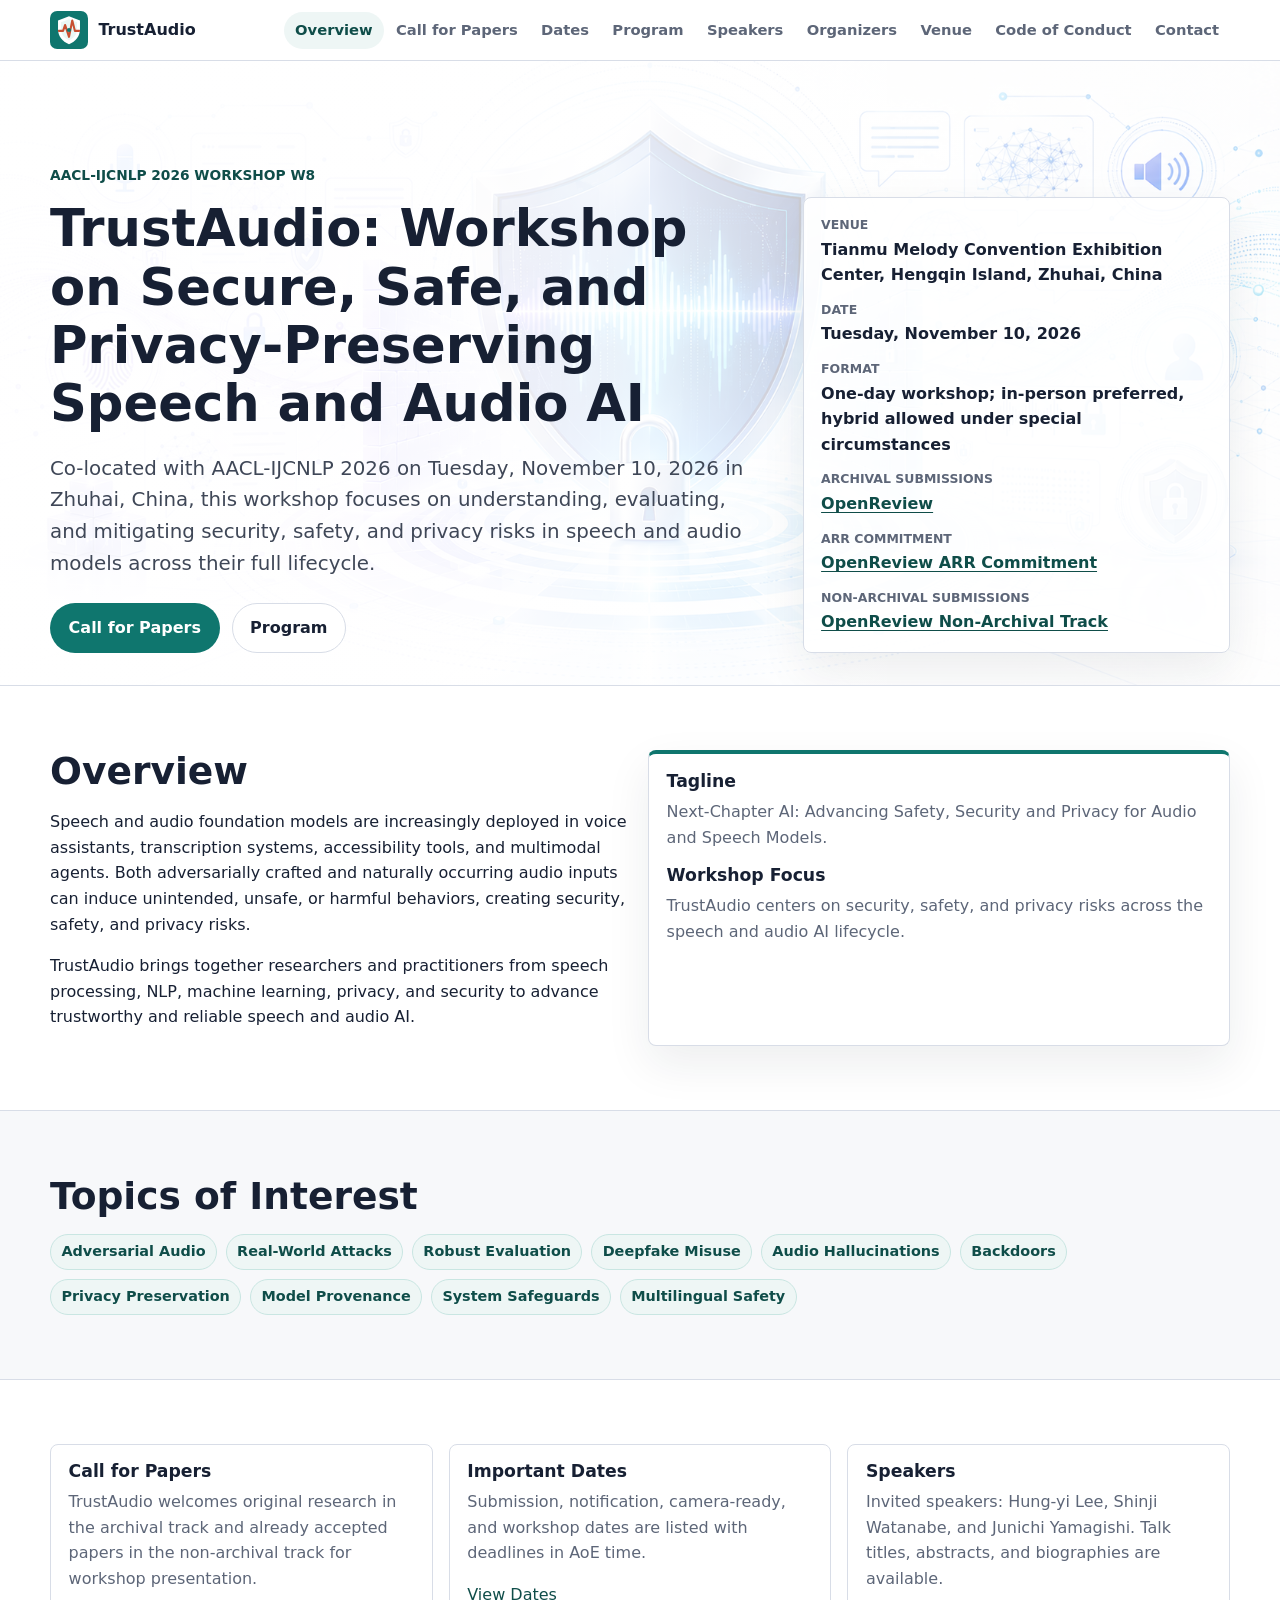
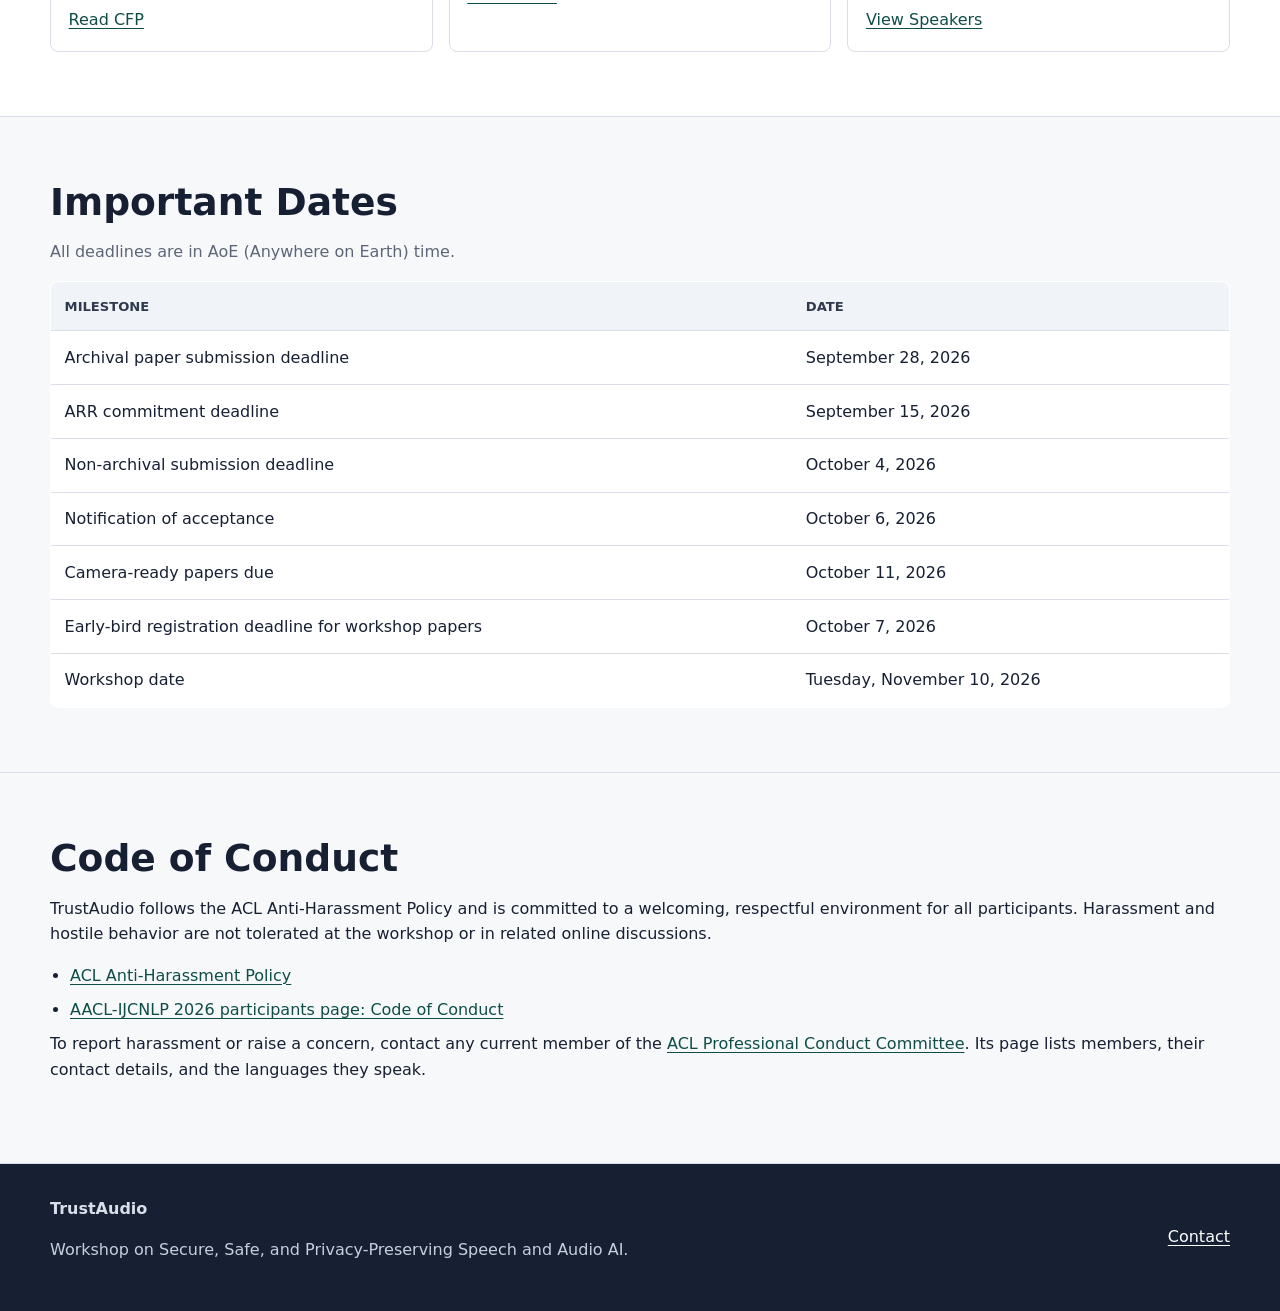
<file: index.html>
<!DOCTYPE html>
<html lang="en">
  <head>
    <meta charset="utf-8">
    <meta name="viewport" content="width=device-width, initial-scale=1">
    <title>TrustAudio | AACL-IJCNLP 2026 Workshop</title>
    <meta name="description" content="TrustAudio: Workshop on Secure, Safe, and Privacy-Preserving Speech and Audio AI.">
    <link rel="stylesheet" href="assets/site.css">
    <link rel="icon" href="assets/trustaudio-mark.svg" type="image/svg+xml">
  </head>
  <body>
    <header class="site-header">
      <nav class="nav" aria-label="Main navigation">
        <a class="brand" href="./">
          <img src="assets/trustaudio-mark.svg" alt="">
          <span>TrustAudio</span>
        </a>
        <div class="nav-links">
          <a class="active" href="./">Overview</a>
          <a href="call-for-papers/">Call for Papers</a>
          <a href="dates/">Dates</a>
          <a href="program/">Program</a>
          <a href="speakers/">Speakers</a>
          <a href="organizers/">Organizers</a>
          <a href="venue/">Venue</a>
          <a href="#code-of-conduct">Code of Conduct</a>
          <a href="contact/">Contact</a>
        </div>
      </nav>
    </header>

    <main>
      <section class="hero">
        <div class="hero-inner">
          <div>
            <p class="eyebrow">AACL-IJCNLP 2026 Workshop W8</p>
            <h1>TrustAudio: Workshop on Secure, Safe, and Privacy-Preserving Speech and Audio AI</h1>
            <p class="lead">
              Co-located with AACL-IJCNLP 2026 on Tuesday, November 10, 2026 in
              Zhuhai, China, this workshop focuses on understanding, evaluating, and
              mitigating security, safety, and privacy risks in speech and audio models
              across their full lifecycle.
            </p>
            <div class="hero-actions">
              <a class="button primary" href="call-for-papers/">Call for Papers</a>
              <a class="button secondary" href="program/">Program</a>
            </div>
          </div>
          <aside class="fact-panel" aria-label="Workshop facts">
            <dl class="fact-list">
              <div>
                <dt>Venue</dt>
                <dd>Tianmu Melody Convention Exhibition Center, Hengqin Island, Zhuhai, China</dd>
              </div>
              <div>
                <dt>Date</dt>
                <dd>Tuesday, November 10, 2026</dd>
              </div>
              <div>
                <dt>Format</dt>
                <dd>One-day workshop; in-person preferred, hybrid allowed under special circumstances</dd>
              </div>
              <div>
                <dt>Archival Submissions</dt>
                <dd><a href="https://openreview.net/group?id=aclweb.org/AACL-IJCNLP/2026/Workshop/TrustAudio">OpenReview</a></dd>
              </div>
              <div>
                <dt>ARR Commitment</dt>
                <dd><a href="https://openreview.net/group?id=aclweb.org/AACL-IJCNLP/2026/Workshop/TrustAudio_ARR_Commitment">OpenReview ARR Commitment</a></dd>
              </div>
              <div>
                <dt>Non-Archival Submissions</dt>
                <dd><a href="https://openreview.net/group?id=aclweb.org/AACL-IJCNLP/2026/Workshop/TrustAudio_Non-archival">OpenReview Non-Archival Track</a></dd>
              </div>
            </dl>
          </aside>
        </div>
      </section>

      <section class="section surface">
        <div class="wrap grid two">
          <div>
            <h2>Overview</h2>
            <p>
              Speech and audio foundation models are increasingly deployed in voice
              assistants, transcription systems, accessibility tools, and multimodal
              agents. Both adversarially crafted and naturally occurring audio inputs
              can induce unintended, unsafe, or harmful behaviors, creating security,
              safety, and privacy risks.
            </p>
            <p>
              TrustAudio brings together researchers and practitioners from speech
              processing, NLP, machine learning, privacy, and security to advance
              trustworthy and reliable speech and audio AI.
            </p>
          </div>
          <div class="card strong">
            <h3>Tagline</h3>
            <p class="muted">
              Next-Chapter AI: Advancing Safety, Security and Privacy for Audio and
              Speech Models.
            </p>
            <h3>Workshop Focus</h3>
            <p class="muted">
              TrustAudio centers on security, safety, and privacy risks across the
              speech and audio AI lifecycle.
            </p>
          </div>
        </div>
      </section>

      <section class="section">
        <div class="wrap">
          <h2>Topics of Interest</h2>
          <ul class="tag-list">
            <li>Adversarial Audio</li>
            <li>Real-World Attacks</li>
            <li>Robust Evaluation</li>
            <li>Deepfake Misuse</li>
            <li>Audio Hallucinations</li>
            <li>Backdoors</li>
            <li>Privacy Preservation</li>
            <li>Model Provenance</li>
            <li>System Safeguards</li>
            <li>Multilingual Safety</li>
          </ul>
        </div>
      </section>

      <section class="section surface">
        <div class="wrap grid three">
          <article class="card">
            <h3>Call for Papers</h3>
            <p class="muted">
              TrustAudio welcomes original research in the archival track and
              already accepted papers in the non-archival track for workshop
              presentation.
            </p>
            <a href="call-for-papers/">Read CFP</a>
          </article>
          <article class="card">
            <h3>Important Dates</h3>
            <p class="muted">
              Submission, notification, camera-ready, and workshop dates are listed
              with deadlines in AoE time.
            </p>
            <a href="dates/">View Dates</a>
          </article>
          <article class="card">
            <h3>Speakers</h3>
            <p class="muted">
              Invited speakers: Hung-yi Lee, Shinji Watanabe, and Junichi Yamagishi.
              Talk titles, abstracts, and biographies are available.
            </p>
            <a href="speakers/">View Speakers</a>
          </article>
        </div>
      </section>

      <section class="section">
        <div class="wrap">
          <h2>Important Dates</h2>
          <p class="muted">All deadlines are in AoE (Anywhere on Earth) time.</p>
          <table class="date-table">
            <thead>
              <tr>
                <th scope="col">Milestone</th>
                <th scope="col">Date</th>
              </tr>
            </thead>
            <tbody>
              <tr>
                <td>Archival paper submission deadline</td>
                <td>September 28, 2026</td>
              </tr>
              <tr>
                <td>ARR commitment deadline</td>
                <td>September 15, 2026</td>
              </tr>
              <tr>
                <td>Non-archival submission deadline</td>
                <td>October 4, 2026</td>
              </tr>
              <tr>
                <td>Notification of acceptance</td>
                <td>October 6, 2026</td>
              </tr>
              <tr>
                <td>Camera-ready papers due</td>
                <td>October 11, 2026</td>
              </tr>
              <tr>
                <td>Early-bird registration deadline for workshop papers</td>
                <td>October 7, 2026</td>
              </tr>
              <tr>
                <td>Workshop date</td>
                <td>Tuesday, November 10, 2026</td>
              </tr>
            </tbody>
          </table>
        </div>
      </section>

      <section class="section" id="code-of-conduct" aria-labelledby="code-of-conduct-title">
        <div class="wrap">
          <h2 id="code-of-conduct-title">Code of Conduct</h2>
          <p>
            TrustAudio follows the ACL Anti-Harassment Policy and is committed to
            a welcoming, respectful environment for all participants. Harassment
            and hostile behavior are not tolerated at the workshop or in related
            online discussions.
          </p>
          <ul class="plain-list">
            <li><a href="https://www.aclweb.org/adminwiki/index.php?title=Anti-Harassment_Policy">ACL Anti-Harassment Policy</a></li>
            <li><a href="https://2026.aaclnet.org/participants/anti_harassment/">AACL-IJCNLP 2026 participants page: Code of Conduct</a></li>
          </ul>
          <p>
            To report harassment or raise a concern, contact any current member of
            the <a href="https://www.aclweb.org/adminwiki/index.php?title=Professional_Conduct_Committee">ACL Professional Conduct Committee</a>.
            Its page lists members, their contact details, and the languages they
            speak.
          </p>
        </div>
      </section>
    </main>

    <footer class="site-footer">
      <div class="wrap footer-grid">
        <div>
          <strong>TrustAudio</strong>
          <p class="muted">Workshop on Secure, Safe, and Privacy-Preserving Speech and Audio AI.</p>
        </div>
        <a href="contact/">Contact</a>
      </div>
    </footer>
  </body>
</html>
</file>
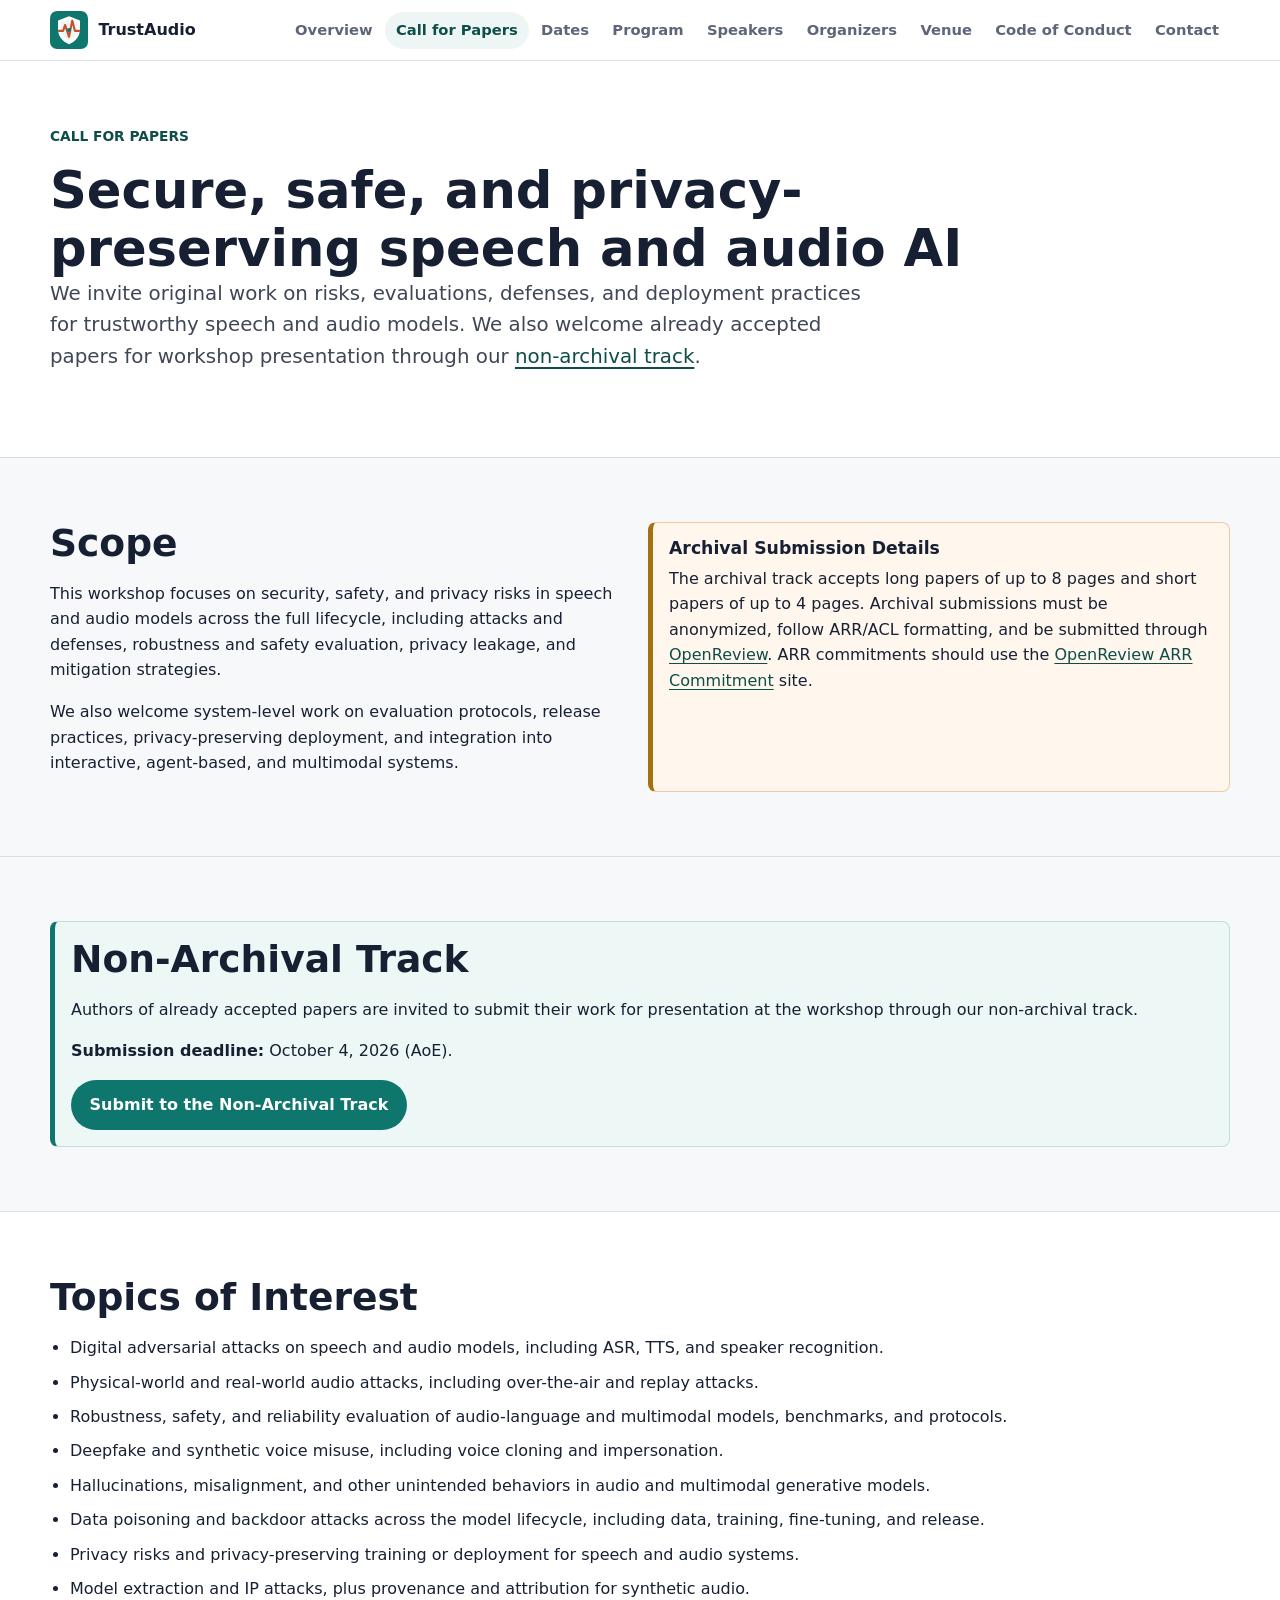
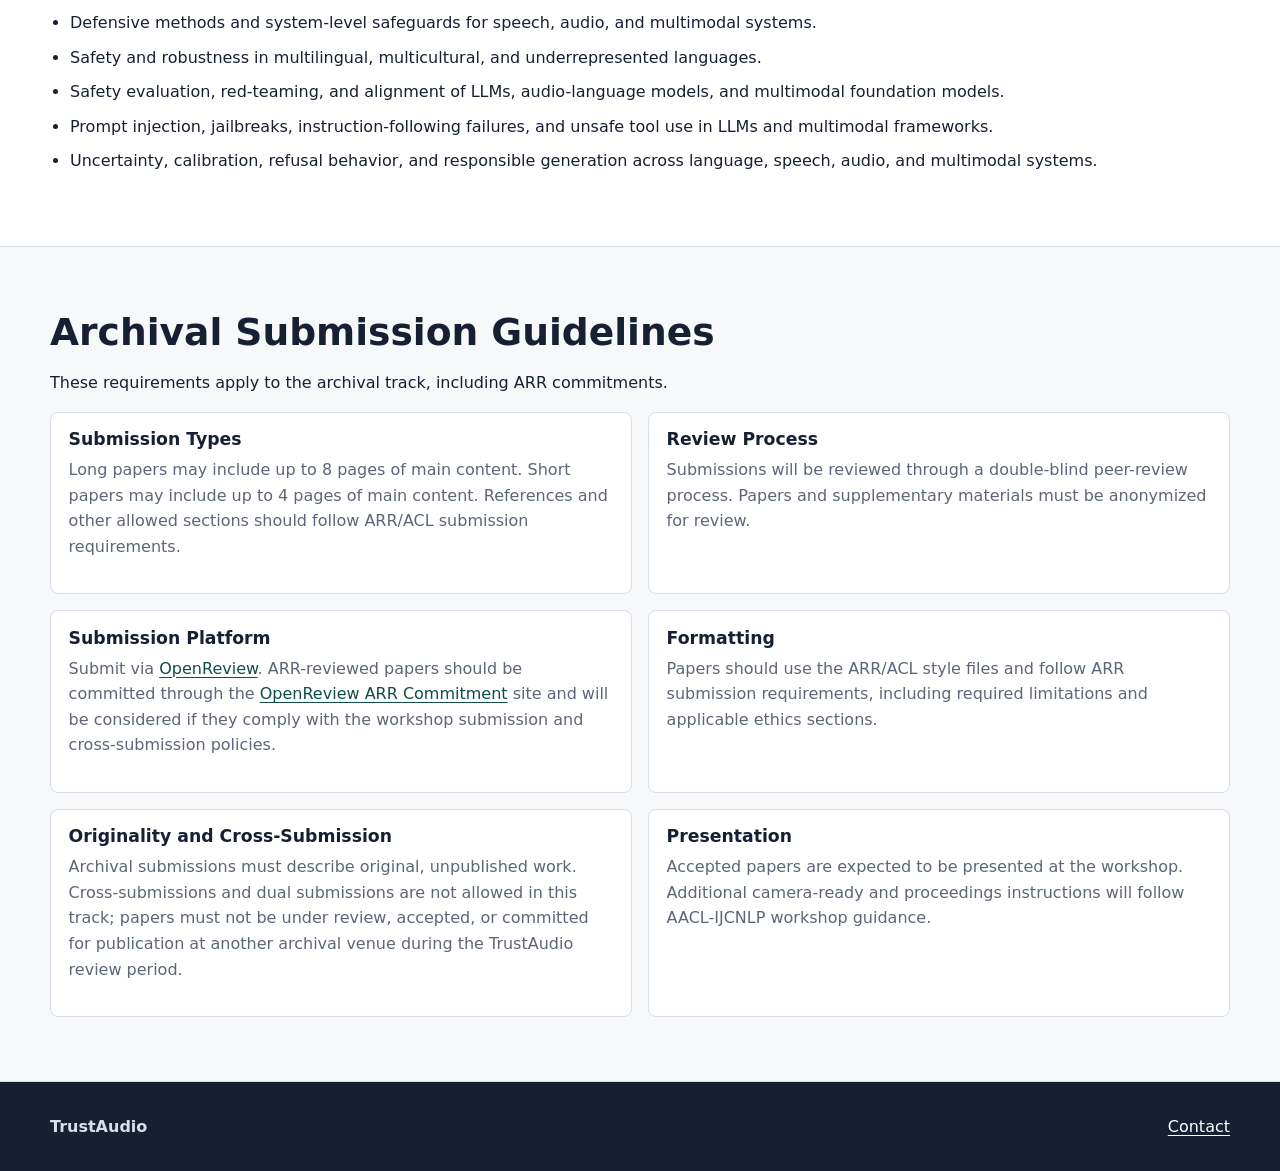
<file: call-for-papers/index.html>
<!DOCTYPE html>
<html lang="en">
  <head>
    <meta charset="utf-8">
    <meta name="viewport" content="width=device-width, initial-scale=1">
    <title>Call for Papers | TrustAudio</title>
    <meta name="description" content="Call for papers for the TrustAudio workshop.">
    <link rel="stylesheet" href="../assets/site.css">
    <link rel="icon" href="../assets/trustaudio-mark.svg" type="image/svg+xml">
  </head>
  <body>
    <header class="site-header">
      <nav class="nav" aria-label="Main navigation">
        <a class="brand" href="../"><img src="../assets/trustaudio-mark.svg" alt=""><span>TrustAudio</span></a>
        <div class="nav-links">
          <a href="../">Overview</a>
          <a class="active" href="../call-for-papers/">Call for Papers</a>
          <a href="../dates/">Dates</a>
          <a href="../program/">Program</a>
          <a href="../speakers/">Speakers</a>
          <a href="../organizers/">Organizers</a>
          <a href="../venue/">Venue</a>
          <a href="../#code-of-conduct">Code of Conduct</a>
          <a href="../contact/">Contact</a>
        </div>
      </nav>
    </header>

    <main>
      <section class="section surface">
        <div class="wrap">
          <p class="eyebrow">Call for Papers</p>
          <h1>Secure, safe, and privacy-preserving speech and audio AI</h1>
          <p class="lead">
            We invite original work on risks, evaluations, defenses, and deployment
            practices for trustworthy speech and audio models. We also welcome
            already accepted papers for workshop presentation through our
            <a href="#non-archival">non-archival track</a>.
          </p>
        </div>
      </section>

      <section class="section">
        <div class="wrap grid two">
          <div>
            <h2>Scope</h2>
            <p>
              This workshop focuses on security, safety, and privacy risks in speech
              and audio models across the full lifecycle, including attacks and
              defenses, robustness and safety evaluation, privacy leakage, and
              mitigation strategies.
            </p>
            <p>
              We also welcome system-level work on evaluation protocols, release
              practices, privacy-preserving deployment, and integration into
              interactive, agent-based, and multimodal systems.
            </p>
          </div>
          <div class="callout">
            <h3>Archival Submission Details</h3>
            <p>
              The archival track accepts long papers of up to 8 pages and short
              papers of up to 4 pages. Archival submissions must be anonymized,
              follow ARR/ACL formatting, and be submitted through
              <a href="https://openreview.net/group?id=aclweb.org/AACL-IJCNLP/2026/Workshop/TrustAudio">OpenReview</a>.
              ARR commitments should use the
              <a href="https://openreview.net/group?id=aclweb.org/AACL-IJCNLP/2026/Workshop/TrustAudio_ARR_Commitment">OpenReview ARR Commitment</a>
              site.
            </p>
          </div>
        </div>
      </section>

      <section class="section" id="non-archival">
        <div class="wrap notice">
          <h2>Non-Archival Track</h2>
          <p>
            Authors of already accepted papers are invited to submit their work
            for presentation at the workshop through our non-archival track.
          </p>
          <p><strong>Submission deadline:</strong> October 4, 2026 (AoE).</p>
          <a class="button primary" href="https://openreview.net/group?id=aclweb.org/AACL-IJCNLP/2026/Workshop/TrustAudio_Non-archival">Submit to the Non-Archival Track</a>
        </div>
      </section>

      <section class="section surface">
        <div class="wrap">
          <h2>Topics of Interest</h2>
          <ul class="topic-list">
            <li>Digital adversarial attacks on speech and audio models, including ASR, TTS, and speaker recognition.</li>
            <li>Physical-world and real-world audio attacks, including over-the-air and replay attacks.</li>
            <li>Robustness, safety, and reliability evaluation of audio-language and multimodal models, benchmarks, and protocols.</li>
            <li>Deepfake and synthetic voice misuse, including voice cloning and impersonation.</li>
            <li>Hallucinations, misalignment, and other unintended behaviors in audio and multimodal generative models.</li>
            <li>Data poisoning and backdoor attacks across the model lifecycle, including data, training, fine-tuning, and release.</li>
            <li>Privacy risks and privacy-preserving training or deployment for speech and audio systems.</li>
            <li>Model extraction and IP attacks, plus provenance and attribution for synthetic audio.</li>
            <li>Defensive methods and system-level safeguards for speech, audio, and multimodal systems.</li>
            <li>Safety and robustness in multilingual, multicultural, and underrepresented languages.</li>
            <li>Safety evaluation, red-teaming, and alignment of LLMs, audio-language models, and multimodal foundation models.</li>
            <li>Prompt injection, jailbreaks, instruction-following failures, and unsafe tool use in LLMs and multimodal frameworks.</li>
            <li>Uncertainty, calibration, refusal behavior, and responsible generation across language, speech, audio, and multimodal systems.</li>
          </ul>
        </div>
      </section>

      <section class="section">
        <div class="wrap">
          <h2>Archival Submission Guidelines</h2>
          <p>These requirements apply to the archival track, including ARR commitments.</p>
        </div>
        <div class="wrap grid two">
          <article class="card">
            <h3>Submission Types</h3>
            <p class="muted">
              Long papers may include up to 8 pages of main content. Short papers may
              include up to 4 pages of main content. References and other allowed
              sections should follow ARR/ACL submission requirements.
            </p>
          </article>
          <article class="card">
            <h3>Review Process</h3>
            <p class="muted">
              Submissions will be reviewed through a double-blind peer-review process.
              Papers and supplementary materials must be anonymized for review.
            </p>
          </article>
          <article class="card">
            <h3>Submission Platform</h3>
            <p class="muted">
              Submit via
              <a href="https://openreview.net/group?id=aclweb.org/AACL-IJCNLP/2026/Workshop/TrustAudio">OpenReview</a>.
              ARR-reviewed papers should be committed through the
              <a href="https://openreview.net/group?id=aclweb.org/AACL-IJCNLP/2026/Workshop/TrustAudio_ARR_Commitment">OpenReview ARR Commitment</a>
              site and will be considered if they comply with the workshop submission
              and cross-submission policies.
            </p>
          </article>
          <article class="card">
            <h3>Formatting</h3>
            <p class="muted">
              Papers should use the ARR/ACL style files and follow ARR submission
              requirements, including required limitations and applicable ethics
              sections.
            </p>
          </article>
          <article class="card">
            <h3>Originality and Cross-Submission</h3>
            <p class="muted">
              Archival submissions must describe original, unpublished work.
              Cross-submissions and dual submissions are not allowed in this track;
              papers must not be under review, accepted, or committed for publication
              at another archival venue during the TrustAudio review period.
            </p>
          </article>
          <article class="card">
            <h3>Presentation</h3>
            <p class="muted">
              Accepted papers are expected to be presented at the workshop. Additional
              camera-ready and proceedings instructions will follow AACL-IJCNLP
              workshop guidance.
            </p>
          </article>
        </div>
      </section>
    </main>

    <footer class="site-footer">
      <div class="wrap footer-grid">
        <strong>TrustAudio</strong>
        <a href="../contact/">Contact</a>
      </div>
    </footer>
  </body>
</html>
</file>
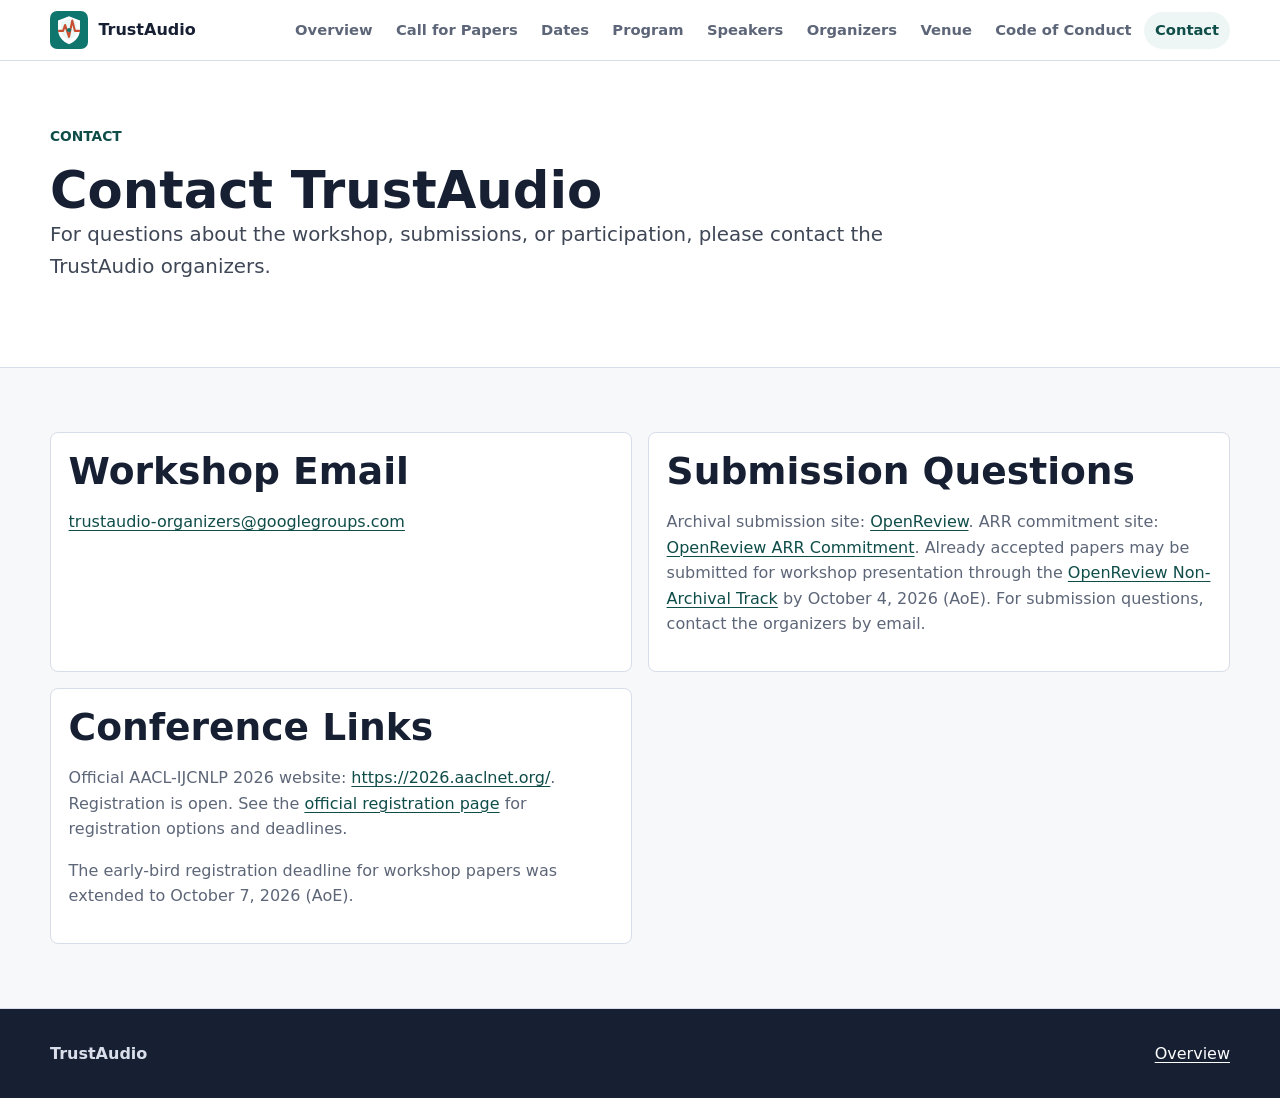
<file: contact/index.html>
<!DOCTYPE html>
<html lang="en">
  <head>
    <meta charset="utf-8">
    <meta name="viewport" content="width=device-width, initial-scale=1">
    <title>Contact | TrustAudio</title>
    <meta name="description" content="Contact information and official links for the TrustAudio workshop.">
    <link rel="stylesheet" href="../assets/site.css">
    <link rel="icon" href="../assets/trustaudio-mark.svg" type="image/svg+xml">
  </head>
  <body>
    <header class="site-header">
      <nav class="nav" aria-label="Main navigation">
        <a class="brand" href="../"><img src="../assets/trustaudio-mark.svg" alt=""><span>TrustAudio</span></a>
        <div class="nav-links">
          <a href="../">Overview</a>
          <a href="../call-for-papers/">Call for Papers</a>
          <a href="../dates/">Dates</a>
          <a href="../program/">Program</a>
          <a href="../speakers/">Speakers</a>
          <a href="../organizers/">Organizers</a>
          <a href="../venue/">Venue</a>
          <a href="../#code-of-conduct">Code of Conduct</a>
          <a class="active" href="../contact/">Contact</a>
        </div>
      </nav>
    </header>

    <main>
      <section class="section surface">
        <div class="wrap">
          <p class="eyebrow">Contact</p>
          <h1>Contact TrustAudio</h1>
          <p class="lead">
            For questions about the workshop, submissions, or participation, please
            contact the TrustAudio organizers.
          </p>
        </div>
      </section>

      <section class="section">
        <div class="wrap grid two">
          <article class="card">
            <h2>Workshop Email</h2>
            <p class="muted">
              <a href="mailto:trustaudio-organizers@googlegroups.com">trustaudio-organizers@googlegroups.com</a>
            </p>
          </article>
          <article class="card">
            <h2>Submission Questions</h2>
            <p class="muted">
              Archival submission site:
              <a href="https://openreview.net/group?id=aclweb.org/AACL-IJCNLP/2026/Workshop/TrustAudio">OpenReview</a>.
              ARR commitment site:
              <a href="https://openreview.net/group?id=aclweb.org/AACL-IJCNLP/2026/Workshop/TrustAudio_ARR_Commitment">OpenReview ARR Commitment</a>.
              Already accepted papers may be submitted for workshop presentation
              through the
              <a href="https://openreview.net/group?id=aclweb.org/AACL-IJCNLP/2026/Workshop/TrustAudio_Non-archival">OpenReview Non-Archival Track</a>
              by October 4, 2026 (AoE).
              For submission questions, contact the organizers by email.
            </p>
          </article>
          <article class="card">
            <h2>Conference Links</h2>
            <p class="muted">
              Official AACL-IJCNLP 2026 website:
              <a href="https://2026.aaclnet.org/">https://2026.aaclnet.org/</a>.
              Registration is open. See the
              <a href="https://2026.aaclnet.org/registration/">official registration page</a>
              for registration options and deadlines.
            </p>
            <p class="muted">
              The early-bird registration deadline for workshop papers was
              extended to October 7, 2026 (AoE).
            </p>
          </article>
        </div>
      </section>
    </main>

    <footer class="site-footer">
      <div class="wrap footer-grid">
        <strong>TrustAudio</strong>
        <a href="../">Overview</a>
      </div>
    </footer>
  </body>
</html>
</file>
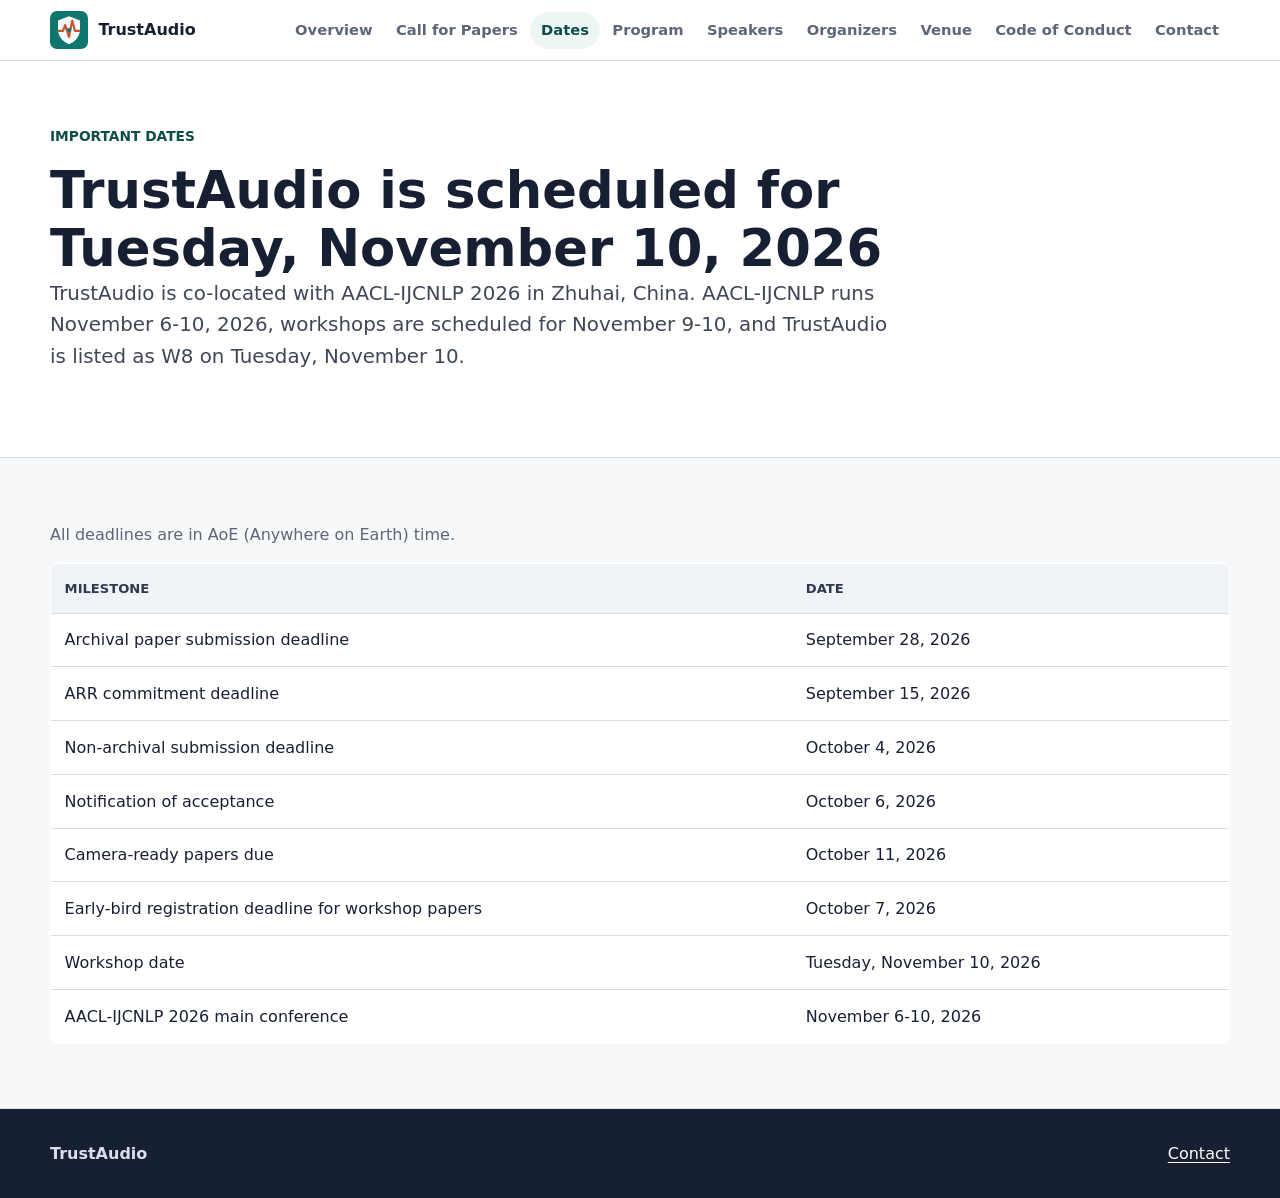
<file: dates/index.html>
<!DOCTYPE html>
<html lang="en">
  <head>
    <meta charset="utf-8">
    <meta name="viewport" content="width=device-width, initial-scale=1">
    <title>Important Dates | TrustAudio</title>
    <meta name="description" content="Important dates and deadlines for the TrustAudio workshop at AACL-IJCNLP 2026.">
    <link rel="stylesheet" href="../assets/site.css">
    <link rel="icon" href="../assets/trustaudio-mark.svg" type="image/svg+xml">
  </head>
  <body>
    <header class="site-header">
      <nav class="nav" aria-label="Main navigation">
        <a class="brand" href="../"><img src="../assets/trustaudio-mark.svg" alt=""><span>TrustAudio</span></a>
        <div class="nav-links">
          <a href="../">Overview</a>
          <a href="../call-for-papers/">Call for Papers</a>
          <a class="active" href="../dates/">Dates</a>
          <a href="../program/">Program</a>
          <a href="../speakers/">Speakers</a>
          <a href="../organizers/">Organizers</a>
          <a href="../venue/">Venue</a>
          <a href="../#code-of-conduct">Code of Conduct</a>
          <a href="../contact/">Contact</a>
        </div>
      </nav>
    </header>

    <main>
      <section class="section surface">
        <div class="wrap">
          <p class="eyebrow">Important Dates</p>
          <h1>TrustAudio is scheduled for Tuesday, November 10, 2026</h1>
          <p class="lead">
            TrustAudio is co-located with AACL-IJCNLP 2026 in Zhuhai, China. AACL-IJCNLP
            runs November 6-10, 2026, workshops are scheduled for November 9-10, and
            TrustAudio is listed as W8 on Tuesday, November 10.
          </p>
        </div>
      </section>

      <section class="section">
        <div class="wrap">
          <p class="muted">All deadlines are in AoE (Anywhere on Earth) time.</p>
          <table class="date-table">
            <thead>
              <tr>
                <th scope="col">Milestone</th>
                <th scope="col">Date</th>
              </tr>
            </thead>
            <tbody>
              <tr>
                <td>Archival paper submission deadline</td>
                <td>September 28, 2026</td>
              </tr>
              <tr>
                <td>ARR commitment deadline</td>
                <td>September 15, 2026</td>
              </tr>
              <tr>
                <td>Non-archival submission deadline</td>
                <td>October 4, 2026</td>
              </tr>
              <tr>
                <td>Notification of acceptance</td>
                <td>October 6, 2026</td>
              </tr>
              <tr>
                <td>Camera-ready papers due</td>
                <td>October 11, 2026</td>
              </tr>
              <tr>
                <td>Early-bird registration deadline for workshop papers</td>
                <td>October 7, 2026</td>
              </tr>
              <tr>
                <td>Workshop date</td>
                <td>Tuesday, November 10, 2026</td>
              </tr>
              <tr>
                <td>AACL-IJCNLP 2026 main conference</td>
                <td>November 6-10, 2026</td>
              </tr>
            </tbody>
          </table>
        </div>
      </section>
    </main>

    <footer class="site-footer">
      <div class="wrap footer-grid">
        <strong>TrustAudio</strong>
        <a href="../contact/">Contact</a>
      </div>
    </footer>
  </body>
</html>
</file>
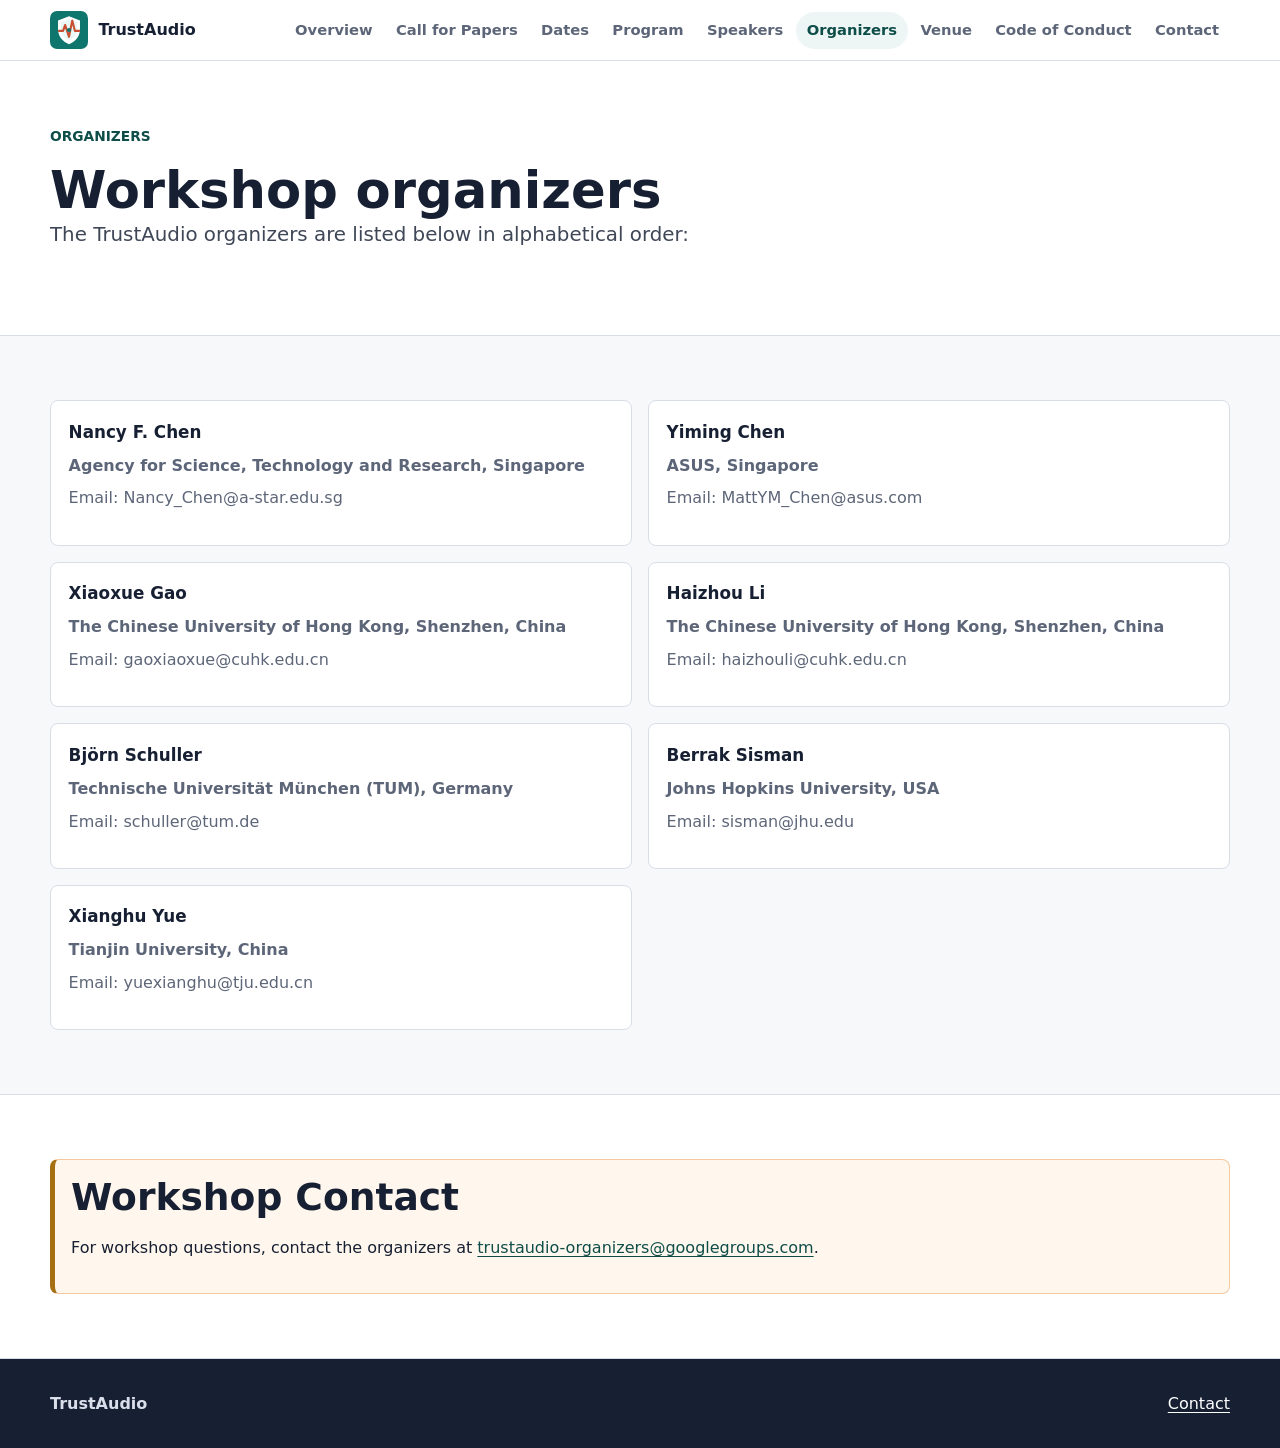
<file: organizers/index.html>
<!DOCTYPE html>
<html lang="en">
  <head>
    <meta charset="utf-8">
    <meta name="viewport" content="width=device-width, initial-scale=1">
    <title>Organizers | TrustAudio</title>
    <meta name="description" content="Organizers and contact information for the TrustAudio workshop.">
    <link rel="stylesheet" href="../assets/site.css">
    <link rel="icon" href="../assets/trustaudio-mark.svg" type="image/svg+xml">
  </head>
  <body>
    <header class="site-header">
      <nav class="nav" aria-label="Main navigation">
        <a class="brand" href="../"><img src="../assets/trustaudio-mark.svg" alt=""><span>TrustAudio</span></a>
        <div class="nav-links">
          <a href="../">Overview</a>
          <a href="../call-for-papers/">Call for Papers</a>
          <a href="../dates/">Dates</a>
          <a href="../program/">Program</a>
          <a href="../speakers/">Speakers</a>
          <a class="active" href="../organizers/">Organizers</a>
          <a href="../venue/">Venue</a>
          <a href="../#code-of-conduct">Code of Conduct</a>
          <a href="../contact/">Contact</a>
        </div>
      </nav>
    </header>

    <main>
      <section class="section surface">
        <div class="wrap">
          <p class="eyebrow">Organizers</p>
          <h1>Workshop organizers</h1>
          <p class="lead">
            The TrustAudio organizers are listed below in alphabetical order:
          </p>
        </div>
      </section>

      <section class="section">
        <div class="wrap grid two">
          <article class="card person-card">
            <div class="name">Nancy F. Chen</div>
            <div class="affiliation">Agency for Science, Technology and Research, Singapore</div>
            <p class="muted">Email: Nancy_Chen@a-star.edu.sg</p>
          </article>
          <article class="card person-card">
            <div class="name">Yiming Chen</div>
            <div class="affiliation">ASUS, Singapore</div>
            <p class="muted">Email: MattYM_Chen@asus.com</p>
          </article>
          <article class="card person-card">
            <div class="name">Xiaoxue Gao</div>
            <div class="affiliation">The Chinese University of Hong Kong, Shenzhen, China</div>
            <p class="muted">Email: gaoxiaoxue@cuhk.edu.cn</p>
          </article>
          <article class="card person-card">
            <div class="name">Haizhou Li</div>
            <div class="affiliation">The Chinese University of Hong Kong, Shenzhen, China</div>
            <p class="muted">Email: haizhouli@cuhk.edu.cn</p>
          </article>
          <article class="card person-card">
            <div class="name">Björn Schuller</div>
            <div class="affiliation">Technische Universität München (TUM), Germany</div>
            <p class="muted">Email: schuller@tum.de</p>
          </article>
          <article class="card person-card">
            <div class="name">Berrak Sisman</div>
            <div class="affiliation">Johns Hopkins University, USA</div>
            <p class="muted">Email: sisman@jhu.edu</p>
          </article>
          <article class="card person-card">
            <div class="name">Xianghu Yue</div>
            <div class="affiliation">Tianjin University, China</div>
            <p class="muted">Email: yuexianghu@tju.edu.cn</p>
          </article>
        </div>
      </section>

      <section class="section surface">
        <div class="wrap callout">
          <h2>Workshop Contact</h2>
          <p>
            For workshop questions, contact the organizers at
            <a href="mailto:trustaudio-organizers@googlegroups.com">trustaudio-organizers@googlegroups.com</a>.
          </p>
        </div>
      </section>
    </main>

    <footer class="site-footer">
      <div class="wrap footer-grid">
        <strong>TrustAudio</strong>
        <a href="../contact/">Contact</a>
      </div>
    </footer>
  </body>
</html>
</file>
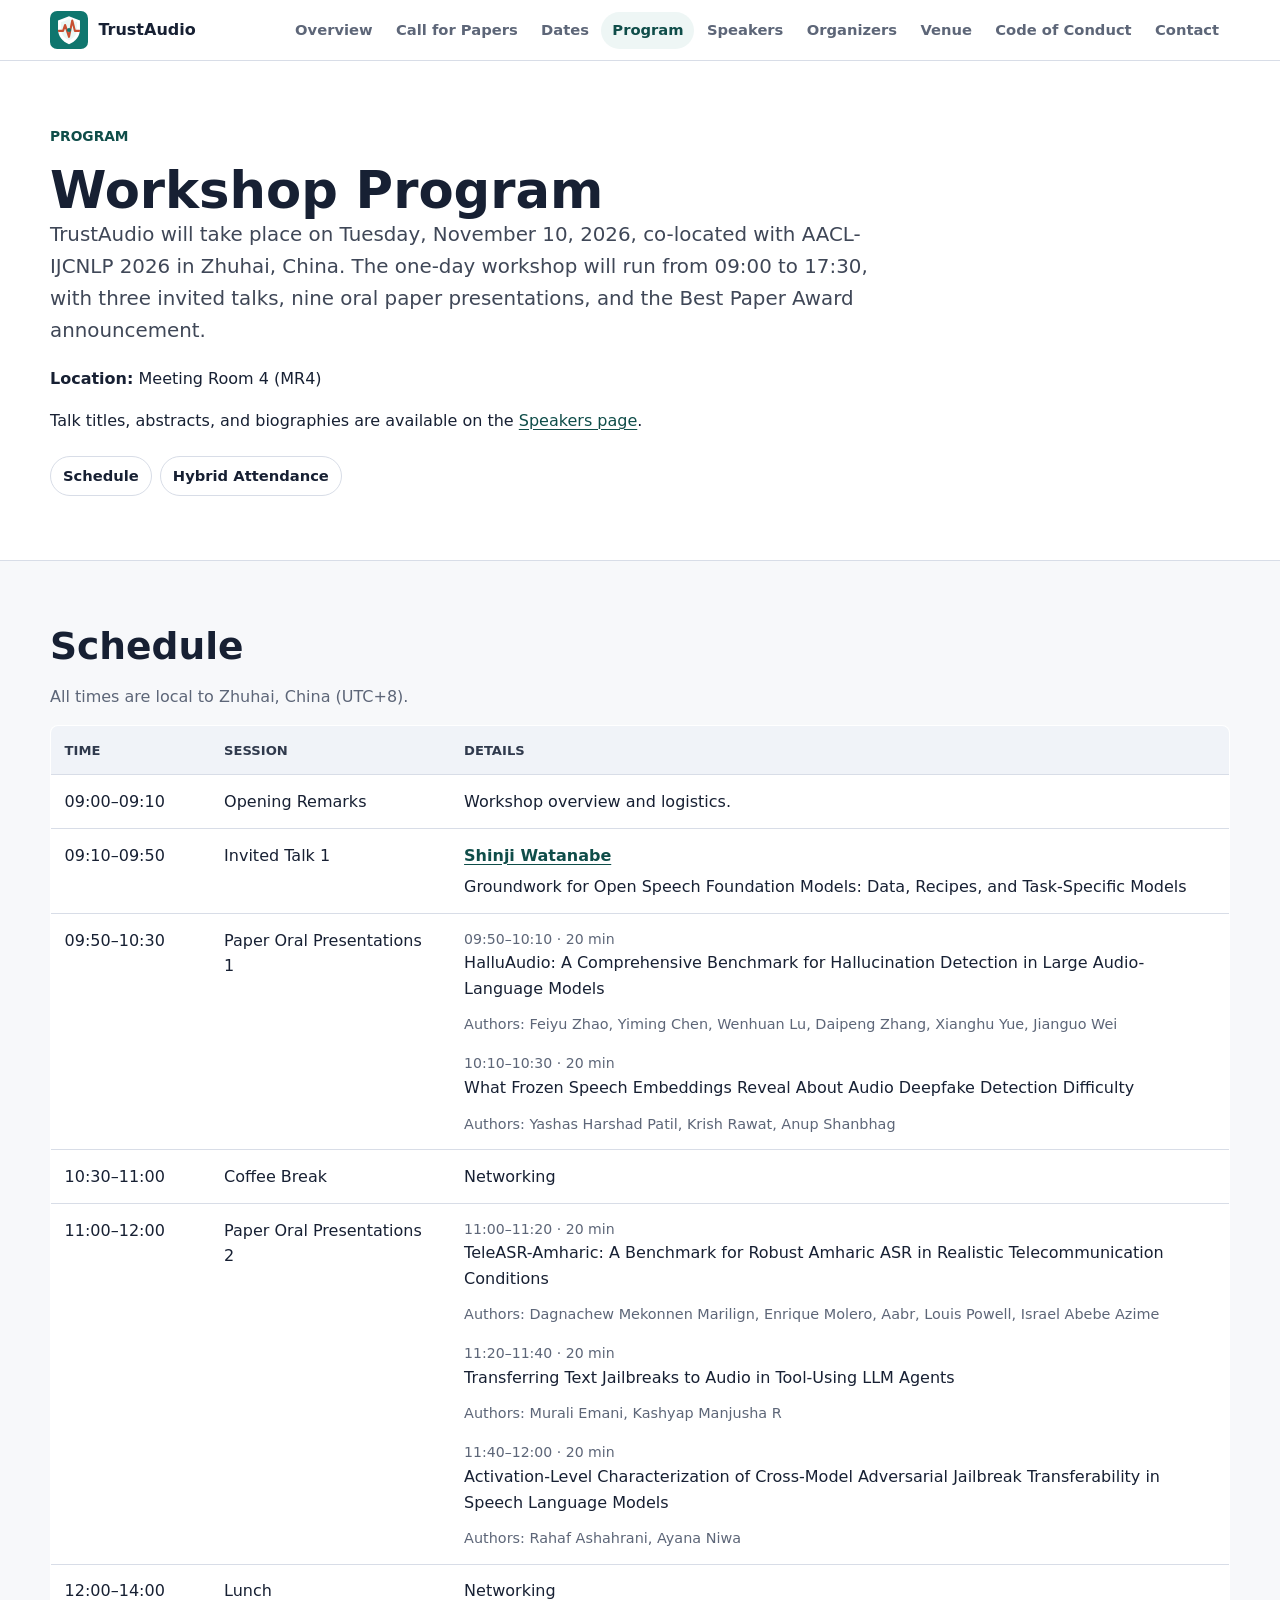
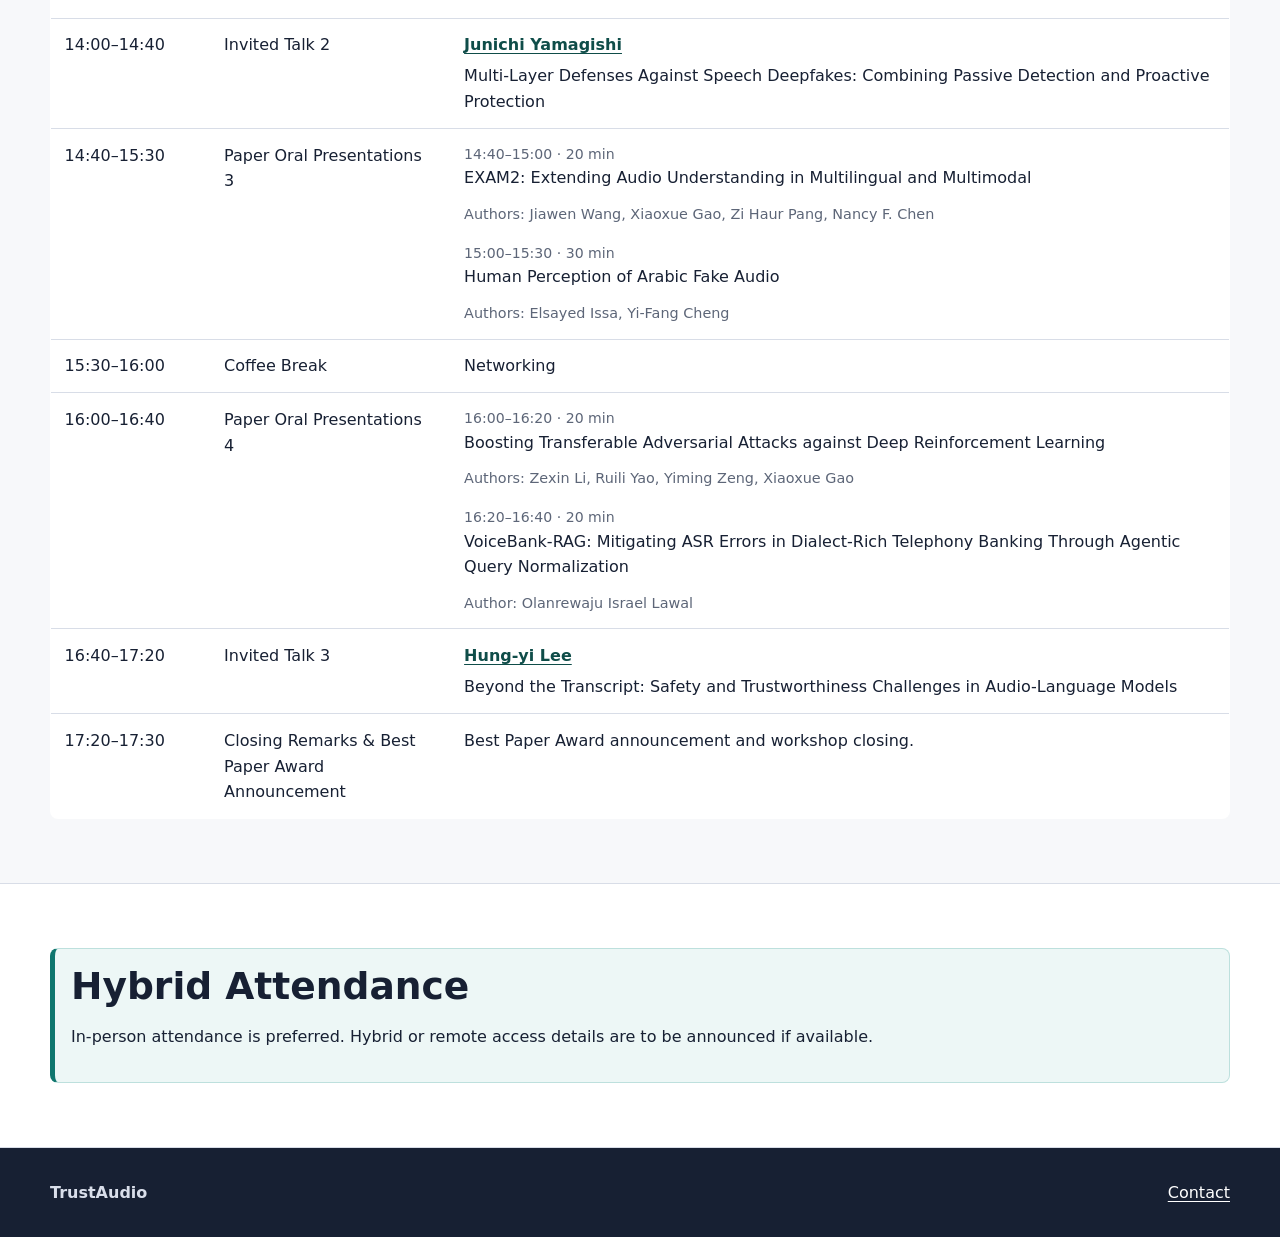
<file: program/index.html>
<!DOCTYPE html>
<html lang="en">
  <head>
    <meta charset="utf-8">
    <meta name="viewport" content="width=device-width, initial-scale=1">
    <title>Program | TrustAudio</title>
    <meta name="description" content="Program, schedule, and attendance details for TrustAudio 2026.">
    <link rel="stylesheet" href="../assets/site.css?v=20261107-authors">
    <link rel="icon" href="../assets/trustaudio-mark.svg" type="image/svg+xml">
  </head>
  <body>
    <header class="site-header">
      <nav class="nav" aria-label="Main navigation">
        <a class="brand" href="../"><img src="../assets/trustaudio-mark.svg" alt=""><span>TrustAudio</span></a>
        <div class="nav-links">
          <a href="../">Overview</a>
          <a href="../call-for-papers/">Call for Papers</a>
          <a href="../dates/">Dates</a>
          <a class="active" href="../program/">Program</a>
          <a href="../speakers/">Speakers</a>
          <a href="../organizers/">Organizers</a>
          <a href="../venue/">Venue</a>
          <a href="../#code-of-conduct">Code of Conduct</a>
          <a href="../contact/">Contact</a>
        </div>
      </nav>
    </header>

    <main>
      <section class="section surface">
        <div class="wrap">
          <p class="eyebrow">Program</p>
          <h1>Workshop Program</h1>
          <p class="lead">
            TrustAudio will take place on Tuesday, November 10, 2026, co-located
            with AACL-IJCNLP 2026 in Zhuhai, China. The one-day workshop will
            run from 09:00 to 17:30, with three invited talks, nine oral paper
            presentations, and the Best Paper Award announcement.
          </p>
          <p><strong>Location:</strong> Meeting Room 4 (MR4)</p>
          <p id="invited-speakers">
            Talk titles, abstracts, and biographies are available on the
            <a href="../speakers/">Speakers page</a>.
          </p>
          <nav class="section-nav" aria-label="Program sections">
            <a href="#schedule">Schedule</a>
            <a href="#hybrid-attendance">Hybrid Attendance</a>
          </nav>
        </div>
      </section>

      <section class="section" id="schedule">
        <div class="wrap">
          <h2>Schedule</h2>
          <p class="muted" id="schedule-timezone">All times are local to Zhuhai, China (UTC+8).</p>
          <table class="schedule-table" aria-describedby="schedule-timezone">
            <thead>
              <tr>
                <th scope="col">Time</th>
                <th scope="col">Session</th>
                <th scope="col">Details</th>
              </tr>
            </thead>
            <tbody>
              <tr>
                <td>09:00–09:10</td>
                <td>Opening Remarks</td>
                <td>Workshop overview and logistics.</td>
              </tr>
              <tr>
                <td>09:10–09:50</td>
                <td>Invited Talk 1</td>
                <td>
                  <strong><a href="../speakers/#shinji-watanabe">Shinji Watanabe</a></strong>
                  <span class="talk-title">Groundwork for Open Speech Foundation Models: Data, Recipes, and Task-Specific Models</span>
                </td>
              </tr>
              <tr>
                <td>09:50–10:30</td>
                <td>Paper Oral Presentations 1</td>
                <td>
                  <ol class="presentation-list">
                    <li data-paper-id="non-ar1">
                      <span class="presentation-time">09:50–10:10 · 20 min</span>
                      HalluAudio: A Comprehensive Benchmark for Hallucination Detection in Large Audio-Language Models
                      <p class="paper-authors">Authors: Feiyu Zhao, Yiming Chen, Wenhuan Lu, Daipeng Zhang, Xianghu Yue, Jianguo Wei</p>
                    </li>
                    <li data-paper-id="a2">
                      <span class="presentation-time">10:10–10:30 · 20 min</span>
                      What Frozen Speech Embeddings Reveal About Audio Deepfake Detection Difficulty
                      <p class="paper-authors">Authors: Yashas Harshad Patil, Krish Rawat, Anup Shanbhag</p>
                    </li>
                  </ol>
                </td>
              </tr>
              <tr>
                <td>10:30–11:00</td>
                <td>Coffee Break</td>
                <td>Networking</td>
              </tr>
              <tr>
                <td>11:00–12:00</td>
                <td>Paper Oral Presentations 2</td>
                <td>
                  <ol class="presentation-list">
                    <li data-paper-id="a3">
                      <span class="presentation-time">11:00–11:20 · 20 min</span>
                      TeleASR-Amharic: A Benchmark for Robust Amharic ASR in Realistic Telecommunication Conditions
                      <p class="paper-authors">Authors: Dagnachew Mekonnen Marilign, Enrique Molero, Aabr, Louis Powell, Israel Abebe Azime</p>
                    </li>
                    <li data-paper-id="a4">
                      <span class="presentation-time">11:20–11:40 · 20 min</span>
                      Transferring Text Jailbreaks to Audio in Tool-Using LLM Agents
                      <p class="paper-authors">Authors: Murali Emani, Kashyap Manjusha R</p>
                    </li>
                    <li data-paper-id="a5">
                      <span class="presentation-time">11:40–12:00 · 20 min</span>
                      Activation-Level Characterization of Cross-Model Adversarial Jailbreak Transferability in Speech Language Models
                      <p class="paper-authors">Authors: Rahaf Ashahrani, Ayana Niwa</p>
                    </li>
                  </ol>
                </td>
              </tr>
              <tr>
                <td>12:00–14:00</td>
                <td>Lunch</td>
                <td>Networking</td>
              </tr>
              <tr>
                <td>14:00–14:40</td>
                <td>Invited Talk 2</td>
                <td>
                  <strong><a href="../speakers/#junichi-yamagishi">Junichi Yamagishi</a></strong>
                  <span class="talk-title">Multi-Layer Defenses Against Speech Deepfakes: Combining Passive Detection and Proactive Protection</span>
                </td>
              </tr>
              <tr>
                <td>14:40–15:30</td>
                <td>Paper Oral Presentations 3</td>
                <td>
                  <ol class="presentation-list">
                    <li data-paper-id="non-ar2">
                      <span class="presentation-time">14:40–15:00 · 20 min</span>
                      EXAM2: Extending Audio Understanding in Multilingual and Multimodal
                      <p class="paper-authors">Authors: Jiawen Wang, Xiaoxue Gao, Zi Haur Pang, Nancy F. Chen</p>
                    </li>
                    <li data-paper-id="a7">
                      <span class="presentation-time">15:00–15:30 · 30 min</span>
                      Human Perception of Arabic Fake Audio
                      <p class="paper-authors">Authors: Elsayed Issa, Yi-Fang Cheng</p>
                    </li>
                  </ol>
                </td>
              </tr>
              <tr>
                <td>15:30–16:00</td>
                <td>Coffee Break</td>
                <td>Networking</td>
              </tr>
              <tr>
                <td>16:00–16:40</td>
                <td>Paper Oral Presentations 4</td>
                <td>
                  <ol class="presentation-list">
                    <li data-paper-id="a8">
                      <span class="presentation-time">16:00–16:20 · 20 min</span>
                      Boosting Transferable Adversarial Attacks against Deep Reinforcement Learning
                      <p class="paper-authors">Authors: Zexin Li, Ruili Yao, Yiming Zeng, Xiaoxue Gao</p>
                    </li>
                    <li data-paper-id="non-ar3">
                      <span class="presentation-time">16:20–16:40 · 20 min</span>
                      VoiceBank-RAG: Mitigating ASR Errors in Dialect-Rich Telephony Banking Through Agentic Query Normalization
                      <p class="paper-authors">Author: Olanrewaju Israel Lawal</p>
                    </li>
                  </ol>
                </td>
              </tr>
              <tr>
                <td>16:40–17:20</td>
                <td>Invited Talk 3</td>
                <td>
                  <strong><a href="../speakers/#hung-yi-lee">Hung-yi Lee</a></strong>
                  <span class="talk-title">Beyond the Transcript: Safety and Trustworthiness Challenges in Audio-Language Models</span>
                </td>
              </tr>
              <tr>
                <td>17:20–17:30</td>
                <td>Closing Remarks &amp; Best Paper Award Announcement</td>
                <td>Best Paper Award announcement and workshop closing.</td>
              </tr>
            </tbody>
          </table>
        </div>
      </section>

      <section class="section surface" id="hybrid-attendance">
        <div class="wrap notice">
          <h2>Hybrid Attendance</h2>
          <p>
            In-person attendance is preferred. Hybrid or remote access details are
            to be announced if available.
          </p>
        </div>
      </section>
    </main>

    <footer class="site-footer">
      <div class="wrap footer-grid">
        <strong>TrustAudio</strong>
        <a href="../contact/">Contact</a>
      </div>
    </footer>
  </body>
</html>
</file>
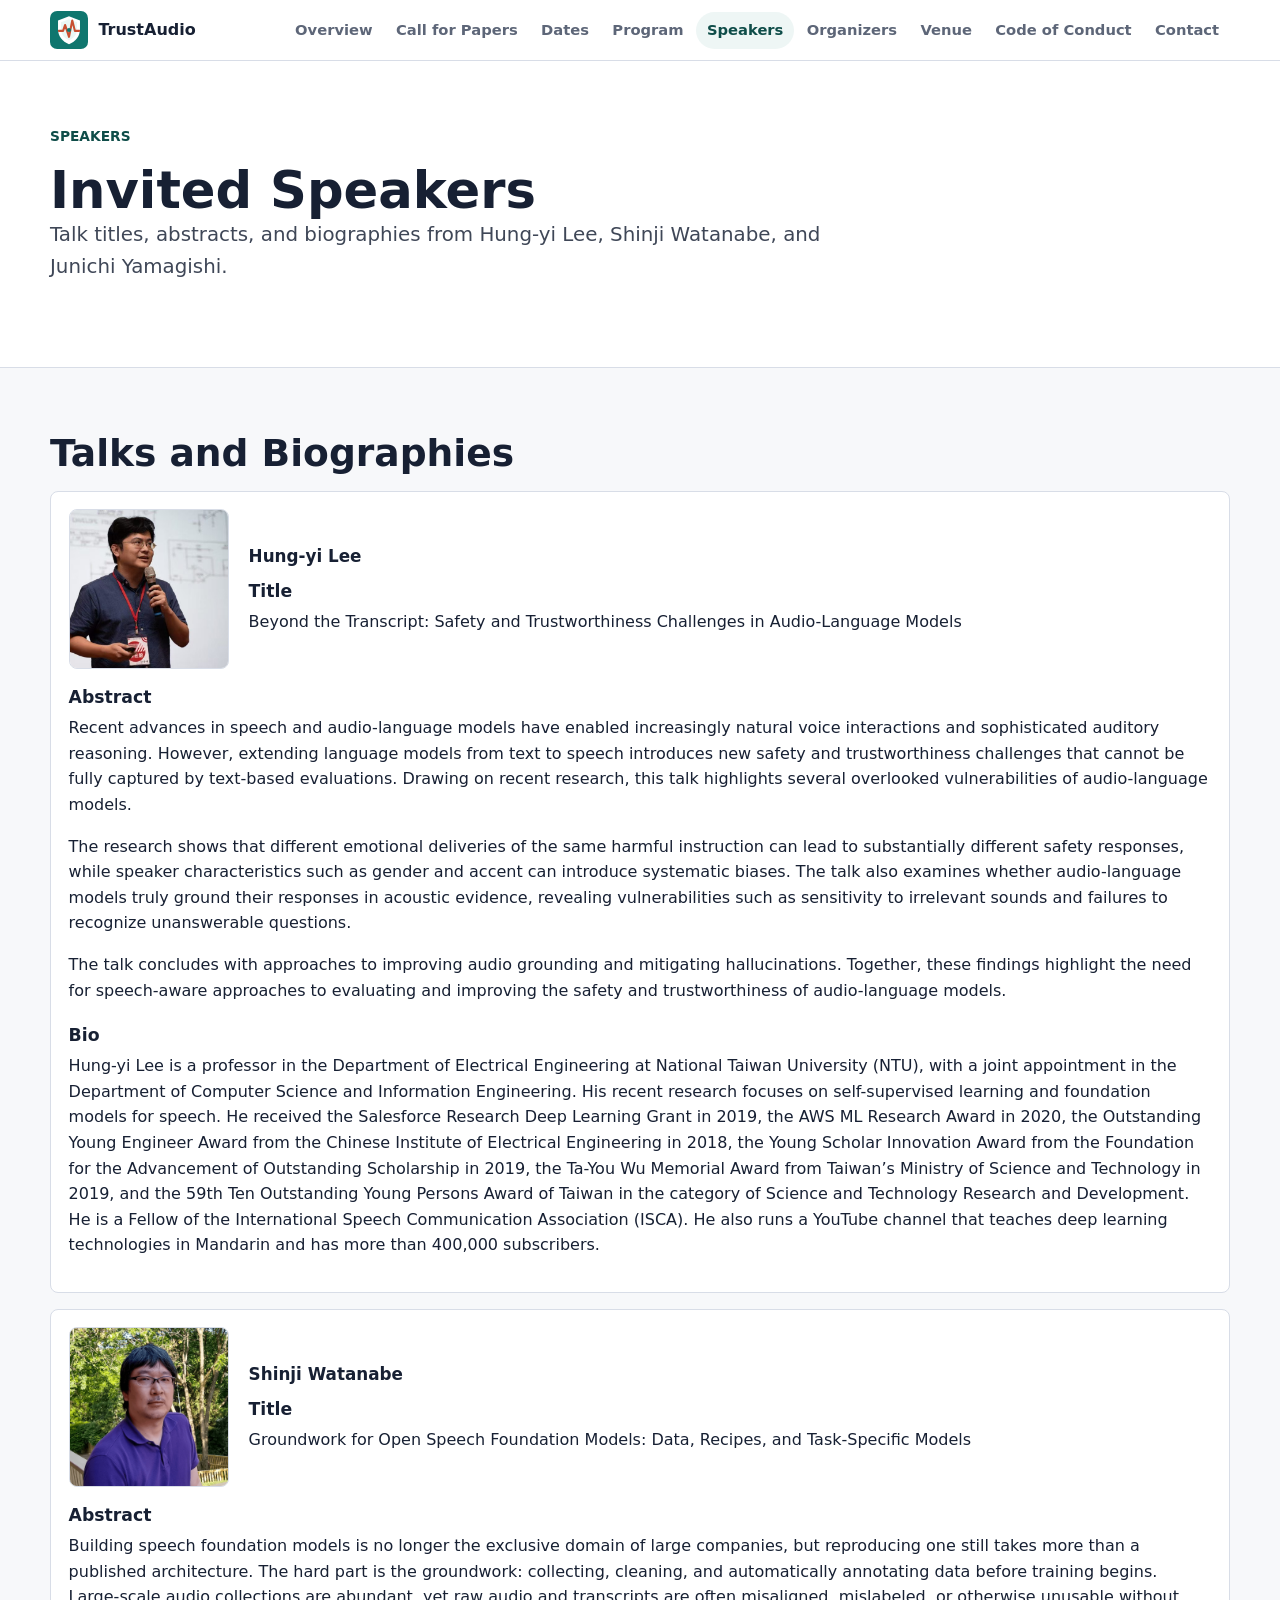
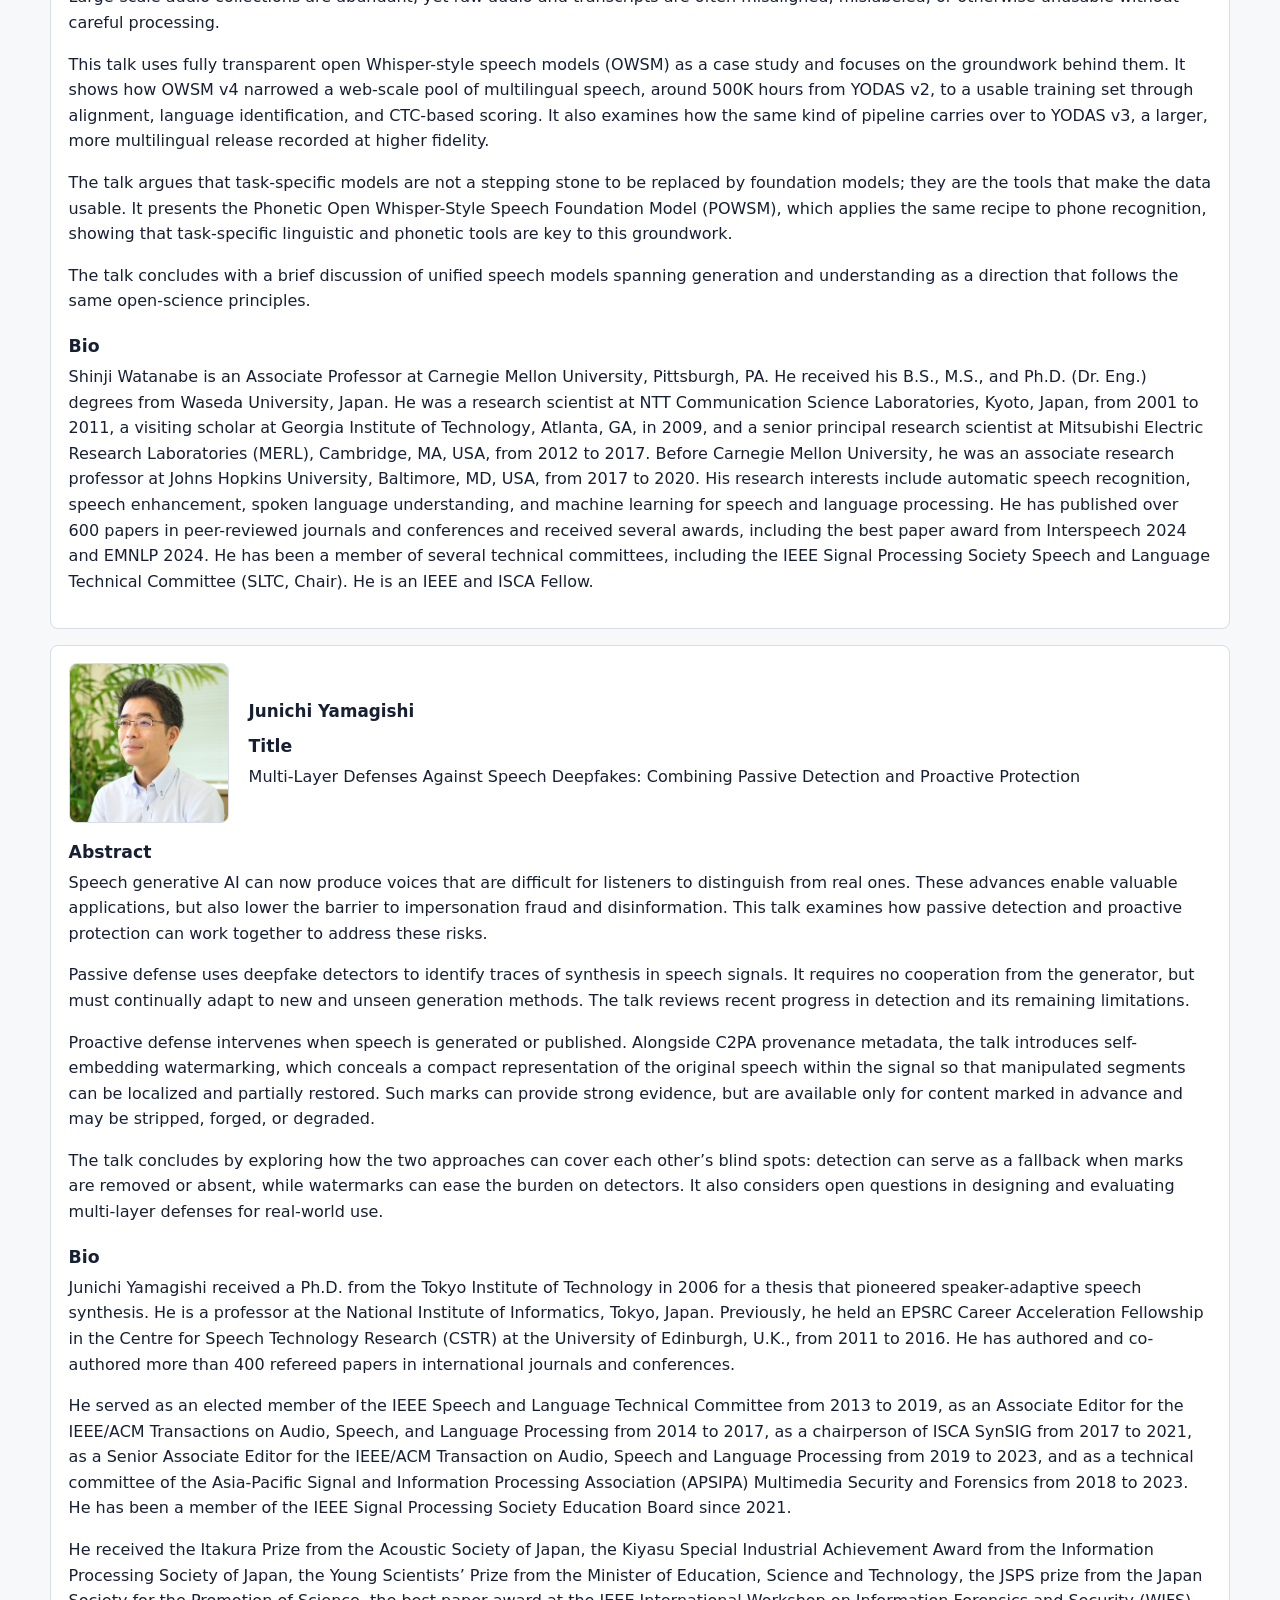
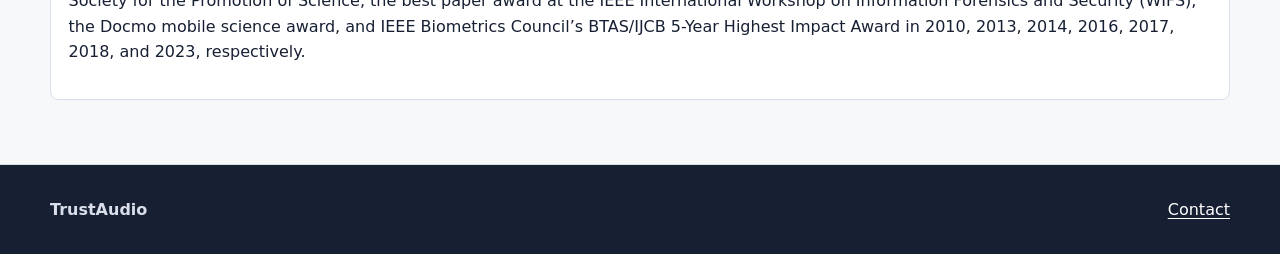
<file: speakers/index.html>
<!DOCTYPE html>
<html lang="en">
  <head>
    <meta charset="utf-8">
    <meta name="viewport" content="width=device-width, initial-scale=1">
    <title>Speakers | TrustAudio</title>
    <meta name="description" content="Invited speakers, talk titles, abstracts, and biographies for TrustAudio 2026.">
    <link rel="stylesheet" href="../assets/site.css">
    <link rel="icon" href="../assets/trustaudio-mark.svg" type="image/svg+xml">
  </head>
  <body>
    <header class="site-header">
      <nav class="nav" aria-label="Main navigation">
        <a class="brand" href="../"><img src="../assets/trustaudio-mark.svg" alt=""><span>TrustAudio</span></a>
        <div class="nav-links">
          <a href="../">Overview</a>
          <a href="../call-for-papers/">Call for Papers</a>
          <a href="../dates/">Dates</a>
          <a href="../program/">Program</a>
          <a class="active" href="../speakers/">Speakers</a>
          <a href="../organizers/">Organizers</a>
          <a href="../venue/">Venue</a>
          <a href="../#code-of-conduct">Code of Conduct</a>
          <a href="../contact/">Contact</a>
        </div>
      </nav>
    </header>

    <main>
      <section class="section surface">
        <div class="wrap">
          <p class="eyebrow">Speakers</p>
          <h1>Invited Speakers</h1>
          <p class="lead">
            Talk titles, abstracts, and biographies from Hung-yi Lee, Shinji
            Watanabe, and Junichi Yamagishi.
          </p>
        </div>
      </section>

      <section class="section" id="invited-speakers">
        <div class="wrap">
          <h2>Talks and Biographies</h2>
          <div class="grid">
            <article class="card person-card" id="hung-yi-lee">
              <div class="speaker-header">
                <!-- Photo source: https://www.nexdata.ai/competition/mlc-slm -->
                <img class="speaker-photo" src="../assets/speakers/hung-yi-lee.jpg" alt="Hung-yi Lee" width="160" height="160" loading="lazy" decoding="async">
                <div>
                  <div class="name">Hung-yi Lee</div>
                  <h3>Title</h3>
                  <p>
                    Beyond the Transcript: Safety and Trustworthiness Challenges in
                    Audio-Language Models
                  </p>
                </div>
              </div>
              <div>
                <h3>Abstract</h3>
                <p>
                  Recent advances in speech and audio-language models have enabled
                  increasingly natural voice interactions and sophisticated
                  auditory reasoning. However, extending language models from text
                  to speech introduces new safety and trustworthiness challenges
                  that cannot be fully captured by text-based evaluations. Drawing
                  on recent research, this talk highlights several overlooked
                  vulnerabilities of audio-language models.
                </p>
                <p>
                  The research shows that different emotional deliveries of the
                  same harmful instruction can lead to substantially different
                  safety responses, while speaker characteristics such as gender
                  and accent can introduce systematic biases. The talk also
                  examines whether audio-language models truly ground their
                  responses in acoustic evidence, revealing vulnerabilities such
                  as sensitivity to irrelevant sounds and failures to recognize
                  unanswerable questions.
                </p>
                <p>
                  The talk concludes with approaches to improving audio grounding
                  and mitigating hallucinations. Together, these findings
                  highlight the need for speech-aware approaches to evaluating and
                  improving the safety and trustworthiness of audio-language
                  models.
                </p>
              </div>
              <div>
                <h3>Bio</h3>
                <p>
                  Hung-yi Lee is a professor in the Department of Electrical
                  Engineering at National Taiwan University (NTU), with a joint
                  appointment in the Department of Computer Science and Information
                  Engineering. His recent research focuses on self-supervised
                  learning and foundation models for speech. He received the
                  Salesforce Research Deep Learning Grant in 2019, the AWS ML
                  Research Award in 2020, the Outstanding Young Engineer Award from
                  the Chinese Institute of Electrical Engineering in 2018, the
                  Young Scholar Innovation Award from the Foundation for the
                  Advancement of Outstanding Scholarship in 2019, the Ta-You Wu
                  Memorial Award from Taiwan’s Ministry of Science and Technology
                  in 2019, and the 59th Ten Outstanding Young Persons Award of
                  Taiwan in the category of Science and Technology Research and
                  Development. He is a Fellow of the International Speech
                  Communication Association (ISCA). He also runs a YouTube channel
                  that teaches deep learning technologies in Mandarin and has more
                  than 400,000 subscribers.
                </p>
              </div>
            </article>
            <article class="card person-card" id="shinji-watanabe">
              <div class="speaker-header">
                <!-- Photo source: https://2025.ieeeasru.org/about/organizers/ -->
                <img class="speaker-photo" src="../assets/speakers/shinji-watanabe.png" alt="Shinji Watanabe" width="160" height="160" loading="lazy" decoding="async">
                <div>
                  <div class="name">Shinji Watanabe</div>
                  <h3>Title</h3>
                  <p>
                    Groundwork for Open Speech Foundation Models: Data, Recipes, and
                    Task-Specific Models
                  </p>
                </div>
              </div>
              <div>
                <h3>Abstract</h3>
                <p>
                  Building speech foundation models is no longer the exclusive
                  domain of large companies, but reproducing one still takes more
                  than a published architecture. The hard part is the groundwork:
                  collecting, cleaning, and automatically annotating data before
                  training begins. Large-scale audio collections are abundant, yet
                  raw audio and transcripts are often misaligned, mislabeled, or
                  otherwise unusable without careful processing.
                </p>
                <p>
                  This talk uses fully transparent open Whisper-style speech models
                  (OWSM) as a case study and focuses on the groundwork behind them.
                  It shows how OWSM v4 narrowed a web-scale pool of multilingual
                  speech, around 500K hours from YODAS v2, to a usable training set
                  through alignment, language identification, and CTC-based scoring.
                  It also examines how the same kind of pipeline carries over to
                  YODAS v3, a larger, more multilingual release recorded at higher
                  fidelity.
                </p>
                <p>
                  The talk argues that task-specific models are not a stepping
                  stone to be replaced by foundation models; they are the tools
                  that make the data usable. It presents the Phonetic Open
                  Whisper-Style Speech Foundation Model (POWSM), which applies the
                  same recipe to phone recognition, showing that task-specific
                  linguistic and phonetic tools are key to this groundwork.
                </p>
                <p>
                  The talk concludes with a brief discussion of unified speech
                  models spanning generation and understanding as a direction that
                  follows the same open-science principles.
                </p>
              </div>
              <div>
                <h3>Bio</h3>
                <p>
                  Shinji Watanabe is an Associate Professor at Carnegie Mellon
                  University, Pittsburgh, PA. He received his B.S., M.S., and Ph.D.
                  (Dr. Eng.) degrees from Waseda University, Japan. He was a
                  research scientist at NTT Communication Science Laboratories,
                  Kyoto, Japan, from 2001 to 2011, a visiting scholar at Georgia
                  Institute of Technology, Atlanta, GA, in 2009, and a senior
                  principal research scientist at Mitsubishi Electric Research
                  Laboratories (MERL), Cambridge, MA, USA, from 2012 to 2017. Before
                  Carnegie Mellon University, he was an associate research
                  professor at Johns Hopkins University, Baltimore, MD, USA, from
                  2017 to 2020. His research interests include automatic speech
                  recognition, speech enhancement, spoken language understanding,
                  and machine learning for speech and language processing. He has
                  published over 600 papers in peer-reviewed journals and
                  conferences and received several awards, including the best
                  paper award from Interspeech 2024 and EMNLP 2024. He has been a
                  member of several technical committees, including the IEEE Signal
                  Processing Society Speech and Language Technical Committee (SLTC,
                  Chair). He is an IEEE and ISCA Fellow.
                </p>
              </div>
            </article>
            <article class="card person-card" id="junichi-yamagishi">
              <div class="speaker-header">
                <!-- Photo source: user-provided aaa.jpg -->
                <img class="speaker-photo" src="../assets/speakers/junichi-yamagishi.jpg" alt="Junichi Yamagishi" width="160" height="160" loading="lazy" decoding="async">
                <div>
                  <div class="name">Junichi Yamagishi</div>
                  <h3>Title</h3>
                  <p>
                    Multi-Layer Defenses Against Speech Deepfakes: Combining Passive
                    Detection and Proactive Protection
                  </p>
                </div>
              </div>
              <div>
                <h3>Abstract</h3>
                <p>
                  Speech generative AI can now produce voices that are difficult
                  for listeners to distinguish from real ones. These advances
                  enable valuable applications, but also lower the barrier to
                  impersonation fraud and disinformation. This talk examines how
                  passive detection and proactive protection can work together to
                  address these risks.
                </p>
                <p>
                  Passive defense uses deepfake detectors to identify traces of
                  synthesis in speech signals. It requires no cooperation from the
                  generator, but must continually adapt to new and unseen
                  generation methods. The talk reviews recent progress in
                  detection and its remaining limitations.
                </p>
                <p>
                  Proactive defense intervenes when speech is generated or
                  published. Alongside C2PA provenance metadata, the talk introduces
                  self-embedding watermarking, which conceals a compact
                  representation of the original speech within the signal so that
                  manipulated segments can be localized and partially restored.
                  Such marks can provide strong evidence, but are available only
                  for content marked in advance and may be stripped, forged, or
                  degraded.
                </p>
                <p>
                  The talk concludes by exploring how the two approaches can cover
                  each other’s blind spots: detection can serve as a fallback when
                  marks are removed or absent, while watermarks can ease the burden
                  on detectors. It also considers open questions in designing and
                  evaluating multi-layer defenses for real-world use.
                </p>
              </div>
              <div>
                <h3>Bio</h3>
                <p>
                  Junichi Yamagishi received a Ph.D. from the Tokyo Institute of
                  Technology in 2006 for a thesis that pioneered speaker-adaptive
                  speech synthesis. He is a professor at the National Institute of
                  Informatics, Tokyo, Japan. Previously, he held an EPSRC Career
                  Acceleration Fellowship in the Centre for Speech Technology
                  Research (CSTR) at the University of Edinburgh, U.K., from 2011
                  to 2016. He has authored and co-authored more than 400 refereed
                  papers in international journals and conferences.
                </p>
                <p>
                  He served as an elected member of the IEEE Speech and Language
                  Technical Committee from 2013 to 2019, as an Associate Editor for
                  the IEEE/ACM Transactions on Audio, Speech, and Language
                  Processing from 2014 to 2017, as a chairperson of ISCA SynSIG from
                  2017 to 2021, as a Senior Associate Editor for the IEEE/ACM
                  Transaction on Audio, Speech and Language Processing from 2019
                  to 2023, and as a technical committee of the Asia-Pacific Signal
                  and Information Processing Association (APSIPA) Multimedia
                  Security and Forensics from 2018 to 2023. He has been a member of
                  the IEEE Signal Processing Society Education Board since 2021.
                </p>
                <p>
                  He received the Itakura Prize from the Acoustic Society of Japan,
                  the Kiyasu Special Industrial Achievement Award from the
                  Information Processing Society of Japan, the Young Scientists’
                  Prize from the Minister of Education, Science and Technology, the
                  JSPS prize from the Japan Society for the Promotion of Science,
                  the best paper award at the IEEE International Workshop on
                  Information Forensics and Security (WIFS), the Docmo mobile
                  science award, and IEEE Biometrics Council’s BTAS/IJCB 5-Year
                  Highest Impact Award in 2010, 2013, 2014, 2016, 2017, 2018, and
                  2023, respectively.
                </p>
              </div>
            </article>
          </div>
        </div>
      </section>

    </main>

    <footer class="site-footer">
      <div class="wrap footer-grid">
        <strong>TrustAudio</strong>
        <a href="../contact/">Contact</a>
      </div>
    </footer>
  </body>
</html>
</file>
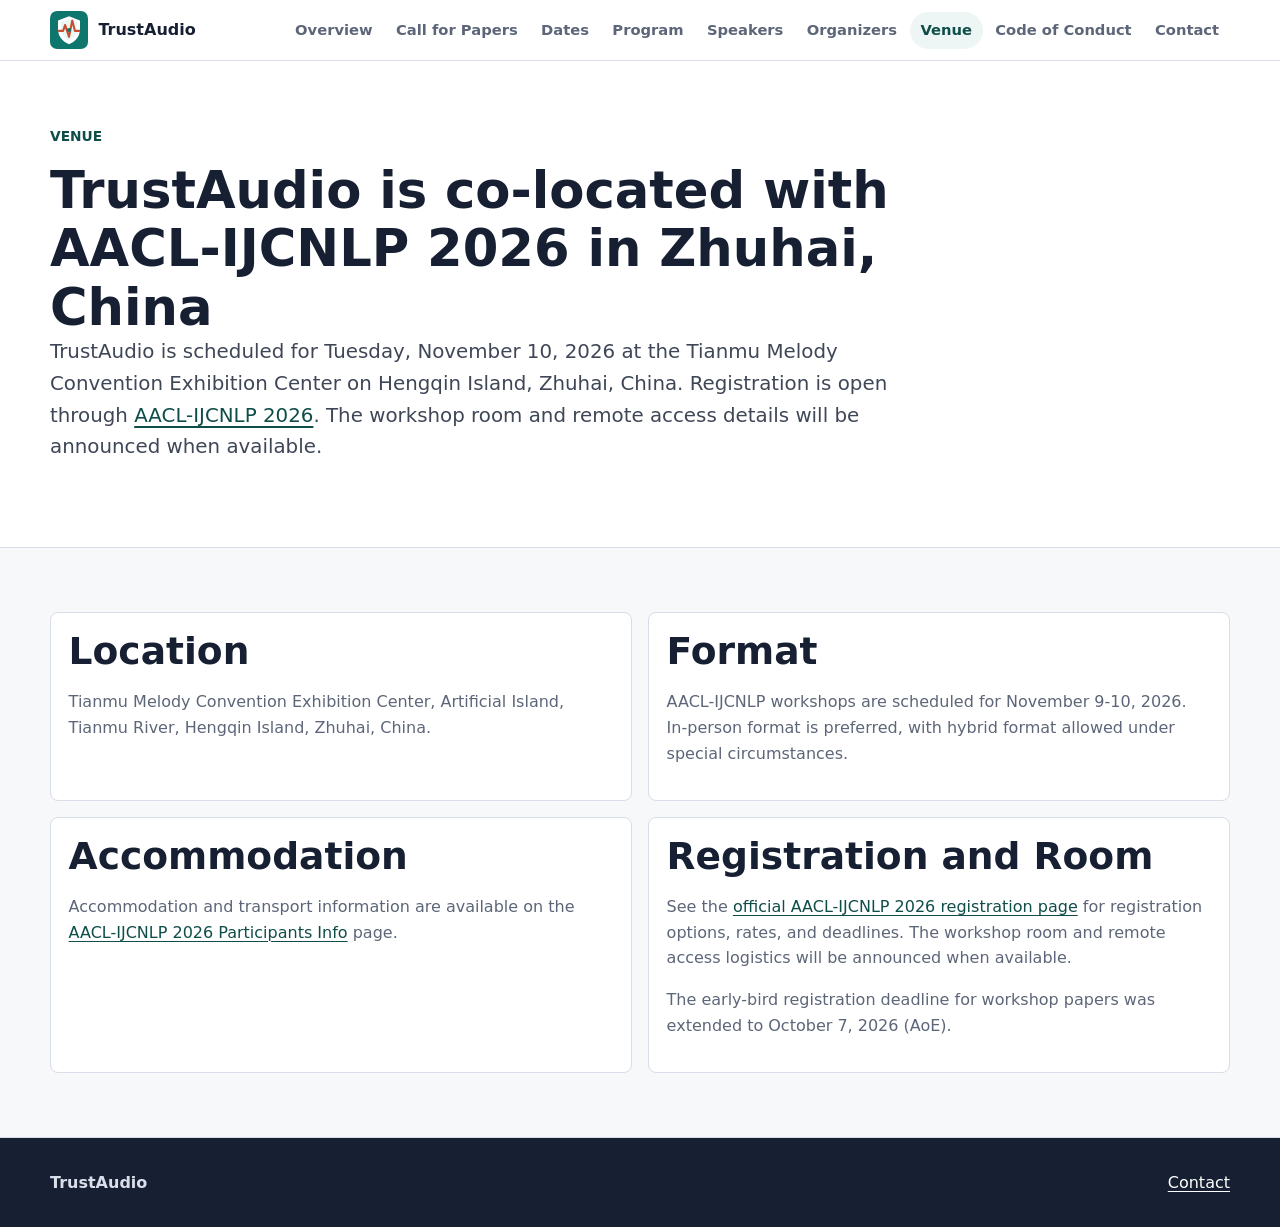
<file: venue/index.html>
<!DOCTYPE html>
<html lang="en">
  <head>
    <meta charset="utf-8">
    <meta name="viewport" content="width=device-width, initial-scale=1">
    <title>Venue | TrustAudio</title>
    <meta name="description" content="Venue, location, accommodation, and registration information for TrustAudio at AACL-IJCNLP 2026.">
    <link rel="stylesheet" href="../assets/site.css">
    <link rel="icon" href="../assets/trustaudio-mark.svg" type="image/svg+xml">
  </head>
  <body>
    <header class="site-header">
      <nav class="nav" aria-label="Main navigation">
        <a class="brand" href="../"><img src="../assets/trustaudio-mark.svg" alt=""><span>TrustAudio</span></a>
        <div class="nav-links">
          <a href="../">Overview</a>
          <a href="../call-for-papers/">Call for Papers</a>
          <a href="../dates/">Dates</a>
          <a href="../program/">Program</a>
          <a href="../speakers/">Speakers</a>
          <a href="../organizers/">Organizers</a>
          <a class="active" href="../venue/">Venue</a>
          <a href="../#code-of-conduct">Code of Conduct</a>
          <a href="../contact/">Contact</a>
        </div>
      </nav>
    </header>

    <main>
      <section class="section surface">
        <div class="wrap">
          <p class="eyebrow">Venue</p>
          <h1>TrustAudio is co-located with AACL-IJCNLP 2026 in Zhuhai, China</h1>
          <p class="lead">
            TrustAudio is scheduled for Tuesday, November 10, 2026 at the Tianmu
            Melody Convention Exhibition Center on Hengqin Island, Zhuhai, China.
            Registration is open through
            <a href="https://2026.aaclnet.org/registration/">AACL-IJCNLP 2026</a>.
            The workshop room and remote access details will be announced when
            available.
          </p>
        </div>
      </section>

      <section class="section">
        <div class="wrap grid two">
          <article class="card">
            <h2>Location</h2>
            <p class="muted">Tianmu Melody Convention Exhibition Center, Artificial Island, Tianmu River, Hengqin Island, Zhuhai, China.</p>
          </article>
          <article class="card">
            <h2>Format</h2>
            <p class="muted">AACL-IJCNLP workshops are scheduled for November 9-10, 2026. In-person format is preferred, with hybrid format allowed under special circumstances.</p>
          </article>
          <article class="card">
            <h2>Accommodation</h2>
            <p class="muted">
              Accommodation and transport information are available on the
              <a href="https://2026.aaclnet.org/venue">AACL-IJCNLP 2026 Participants Info</a>
              page.
            </p>
          </article>
          <article class="card">
            <h2>Registration and Room</h2>
            <p class="muted">
              See the
              <a href="https://2026.aaclnet.org/registration/">official AACL-IJCNLP 2026 registration page</a>
              for registration options, rates, and deadlines. The workshop room
              and remote access logistics will be announced when available.
            </p>
            <p class="muted">
              The early-bird registration deadline for workshop papers was
              extended to October 7, 2026 (AoE).
            </p>
          </article>
        </div>
      </section>
    </main>

    <footer class="site-footer">
      <div class="wrap footer-grid">
        <strong>TrustAudio</strong>
        <a href="../contact/">Contact</a>
      </div>
    </footer>
  </body>
</html>
</file>
<file: assets/site.css>
:root {
  --bg: #f7f8fa;
  --surface: #ffffff;
  --ink: #172033;
  --muted: #5d6678;
  --line: #d8dde7;
  --teal: #0f766e;
  --teal-dark: #0f4d49;
  --coral: #c84f31;
  --coral-hover: #b9472c;
  --gold: #a66f12;
  --blue: #315f9f;
  --shadow: 0 18px 45px rgba(23, 32, 51, 0.08);
  --radius: 8px;
  font-family:
    Inter, ui-sans-serif, system-ui, -apple-system, BlinkMacSystemFont, "Segoe UI",
    sans-serif;
}

* {
  box-sizing: border-box;
}

html {
  scroll-padding-top: 7rem;
}

body {
  margin: 0;
  background: var(--bg);
  color: var(--ink);
  line-height: 1.6;
  overflow-x: hidden;
}

a {
  color: var(--teal-dark);
  text-decoration-thickness: 0.08em;
  text-underline-offset: 0.18em;
}

a:hover {
  color: var(--coral-hover);
}

.site-header {
  position: sticky;
  top: 0;
  z-index: 20;
  border-bottom: 1px solid var(--line);
  background: rgba(255, 255, 255, 0.94);
  backdrop-filter: blur(14px);
}

.nav {
  display: flex;
  align-items: center;
  justify-content: space-between;
  gap: 1rem;
  width: min(1180px, calc(100% - 32px));
  margin: 0 auto;
  padding: 0.7rem 0;
}

.brand {
  display: inline-flex;
  align-items: center;
  gap: 0.65rem;
  color: var(--ink);
  font-weight: 800;
  text-decoration: none;
  white-space: nowrap;
}

.brand img {
  width: 38px;
  height: 38px;
}

.nav-links {
  display: flex;
  align-items: center;
  justify-content: flex-end;
  gap: 0.1rem;
  flex-wrap: wrap;
  min-width: 0;
}

.nav-links a {
  border-radius: 999px;
  color: var(--muted);
  font-size: 0.92rem;
  font-weight: 650;
  padding: 0.42rem 0.68rem;
  text-decoration: none;
}

.nav-links a:hover,
.nav-links a.active {
  background: #eef6f5;
  color: var(--teal-dark);
}

.hero {
  position: relative;
  overflow: hidden;
  border-bottom: 1px solid var(--line);
  background: #eef5fb url("background.png") center / cover no-repeat;
}

.hero::before {
  position: absolute;
  inset: 0;
  background: linear-gradient(
    90deg,
    rgba(255, 255, 255, 0.96) 0%,
    rgba(255, 255, 255, 0.91) 48%,
    rgba(255, 255, 255, 0.73) 72%,
    rgba(255, 255, 255, 0.48) 100%
  );
  content: "";
}

.hero-inner {
  position: relative;
  z-index: 1;
  display: grid;
  grid-template-columns: minmax(0, 1.25fr) minmax(290px, 0.75fr);
  gap: 2.5rem;
  width: min(1180px, calc(100% - 32px));
  margin: 0 auto;
  padding: clamp(3rem, 8vw, 6.5rem) 0 2rem;
}

.eyebrow {
  color: var(--teal-dark);
  font-size: 0.86rem;
  font-weight: 800;
  margin: 0 0 0.85rem;
  text-transform: uppercase;
}

h1,
h2,
h3 {
  line-height: 1.14;
  margin: 0;
}

h1 {
  font-size: clamp(1.85rem, 4vw, 3.65rem);
  max-width: 980px;
  overflow-wrap: anywhere;
}

h2 {
  font-size: clamp(1.65rem, 3vw, 2.35rem);
  margin-bottom: 1rem;
}

h3 {
  font-size: 1.08rem;
  margin-bottom: 0.45rem;
}

.lead {
  color: #3f4757;
  font-size: clamp(1.05rem, 2vw, 1.24rem);
  max-width: 840px;
  overflow-wrap: anywhere;
}

.hero-actions {
  display: flex;
  flex-wrap: wrap;
  gap: 0.75rem;
  margin-top: 1.45rem;
}

.section-nav {
  display: flex;
  flex-wrap: wrap;
  gap: 0.5rem;
  margin-top: 1.4rem;
}

.section-nav a {
  background: #fff;
  border: 1px solid var(--line);
  border-radius: 999px;
  color: var(--ink);
  font-size: 0.92rem;
  font-weight: 750;
  padding: 0.45rem 0.75rem;
  text-decoration: none;
}

.section-nav a:hover {
  border-color: #bde0dd;
  color: var(--teal-dark);
}

.button {
  display: inline-flex;
  align-items: center;
  justify-content: center;
  border: 1px solid transparent;
  border-radius: 999px;
  font-weight: 800;
  min-height: 44px;
  padding: 0.72rem 1.1rem;
  text-decoration: none;
}

.button.primary {
  background: var(--teal);
  color: #fff;
}

.button.secondary {
  background: #fff;
  border-color: var(--line);
  color: var(--ink);
}

.fact-panel {
  align-self: end;
  background: rgba(255, 255, 255, 0.9);
  border: 1px solid var(--line);
  border-radius: var(--radius);
  box-shadow: var(--shadow);
  padding: 1.1rem;
  min-width: 0;
}

.fact-list {
  display: grid;
  gap: 0.75rem;
  margin: 0;
}

.fact-list div {
  display: grid;
  gap: 0.1rem;
}

.fact-list dt {
  color: var(--muted);
  font-size: 0.78rem;
  font-weight: 800;
  text-transform: uppercase;
}

.fact-list dd {
  margin: 0;
  font-weight: 750;
  overflow-wrap: anywhere;
}

.section {
  border-bottom: 1px solid var(--line);
  padding: clamp(2rem, 5vw, 4rem) 0;
}

.section.surface {
  background: var(--surface);
}

.wrap {
  width: min(1180px, calc(100% - 32px));
  margin: 0 auto;
}

.grid {
  display: grid;
  gap: 1rem;
}

.grid.two {
  grid-template-columns: repeat(2, minmax(0, 1fr));
}

.grid.three {
  grid-template-columns: repeat(3, minmax(0, 1fr));
}

.card {
  background: var(--surface);
  border: 1px solid var(--line);
  border-radius: var(--radius);
  padding: 1.1rem;
  min-width: 0;
  overflow-wrap: anywhere;
}

.card.strong {
  border-top: 4px solid var(--teal);
  box-shadow: var(--shadow);
}

.card p,
.section p {
  margin-top: 0;
}

.muted {
  color: var(--muted);
}

.tag-list {
  display: flex;
  flex-wrap: wrap;
  gap: 0.55rem;
  margin: 1rem 0 0;
  padding: 0;
}

.tag-list li {
  list-style: none;
  background: #eef6f5;
  border: 1px solid #c9e6e2;
  border-radius: 999px;
  color: var(--teal-dark);
  font-size: 0.9rem;
  font-weight: 700;
  padding: 0.34rem 0.65rem;
}

.topic-list,
.plain-list {
  margin: 0;
  padding-left: 1.25rem;
}

.topic-list li,
.plain-list li {
  margin: 0.55rem 0;
}

.date-table,
.schedule-table {
  border-collapse: collapse;
  width: 100%;
  background: var(--surface);
  border: 1px solid var(--line);
  border-radius: var(--radius);
  overflow: hidden;
}

.date-table th,
.date-table td,
.schedule-table th,
.schedule-table td {
  border-bottom: 1px solid var(--line);
  padding: 0.85rem;
  text-align: left;
  vertical-align: top;
}

.date-table tr:last-child td,
.schedule-table tr:last-child td {
  border-bottom: 0;
}

.date-table th,
.schedule-table th {
  background: #f0f3f8;
  color: #303a4d;
  font-size: 0.82rem;
  text-transform: uppercase;
}

.schedule-table th:first-child {
  width: 10rem;
}

.schedule-table th:nth-child(2) {
  width: 15rem;
}

.schedule-table td:first-child {
  white-space: nowrap;
  font-variant-numeric: tabular-nums;
}

.presentation-list {
  list-style: none;
  margin: 0;
  padding: 0;
}

.presentation-list li + li {
  margin-top: 1rem;
}

.presentation-time {
  display: block;
  color: var(--muted);
  font-size: 0.88rem;
  font-variant-numeric: tabular-nums;
}

.presentation-list .paper-authors {
  display: block;
  color: var(--muted);
  font-size: 0.9rem;
  margin: 0.75rem 0 0;
}

.talk-title {
  display: block;
  margin-top: 0.35rem;
}

.person-card {
  display: grid;
  gap: 0.45rem;
}

.person-card .name {
  font-size: 1.05rem;
  font-weight: 850;
}

.person-card .affiliation {
  color: var(--muted);
  font-weight: 650;
}

.speaker-header {
  display: grid;
  grid-template-columns: 160px minmax(0, 1fr);
  align-items: center;
  gap: 1.25rem;
  margin-bottom: 0.75rem;
}

.speaker-header .name {
  margin-bottom: 0.75rem;
}

.speaker-header p {
  margin: 0;
}

.speaker-photo {
  display: block;
  width: 160px;
  height: 160px;
  border: 1px solid var(--line);
  border-radius: var(--radius);
  background: var(--bg);
  object-fit: cover;
  object-position: center top;
}

.callout {
  background: #fff7ed;
  border: 1px solid #f3c89e;
  border-left: 5px solid var(--gold);
  border-radius: var(--radius);
  padding: 1rem;
}

.notice {
  background: #edf7f6;
  border: 1px solid #bde0dd;
  border-left: 5px solid var(--teal);
  border-radius: var(--radius);
  padding: 1rem;
}

.site-footer {
  background: #172033;
  color: #d9deea;
  padding: 2rem 0;
}

.site-footer a {
  color: #ffffff;
}

.site-footer .muted {
  color: #c7cfde;
}

.footer-grid {
  display: grid;
  grid-template-columns: 1fr auto;
  gap: 1rem;
  align-items: center;
}

@media (max-width: 840px) {
  html {
    scroll-padding-top: 13rem;
  }

  .nav {
    align-items: flex-start;
    flex-direction: column;
  }

  .nav-links {
    justify-content: flex-start;
    width: 100%;
  }

  .hero-inner,
  .grid.two,
  .grid.three,
  .footer-grid {
    grid-template-columns: 1fr;
  }

  .fact-panel {
    align-self: start;
  }

  .hero {
    background-position: 52% center;
  }

  .hero::before {
    background: linear-gradient(
      180deg,
      rgba(255, 255, 255, 0.95) 0%,
      rgba(255, 255, 255, 0.9) 62%,
      rgba(255, 255, 255, 0.78) 100%
    );
  }
}

@media (max-width: 540px) {
  .speaker-header {
    grid-template-columns: 1fr;
    gap: 0.85rem;
  }

  .nav {
    width: min(100% - 20px, 1180px);
  }

  .nav-links a {
    padding: 0.38rem 0.52rem;
  }

  h1 {
    font-size: 1.85rem;
    line-height: 1.2;
  }

  .wrap,
  .hero-inner {
    width: min(100% - 20px, 1180px);
  }

  .date-table,
  .schedule-table,
  .date-table tbody,
  .schedule-table tbody,
  .date-table tr,
  .schedule-table tr,
  .date-table td,
  .schedule-table td {
    display: block;
    width: 100%;
  }

  .date-table,
  .schedule-table {
    overflow: hidden;
  }

  .date-table thead,
  .schedule-table thead {
    position: absolute;
    width: 1px;
    height: 1px;
    padding: 0;
    margin: -1px;
    overflow: hidden;
    clip: rect(0, 0, 0, 0);
    border: 0;
    white-space: nowrap;
  }

  .date-table tr,
  .schedule-table tr {
    border-bottom: 1px solid var(--line);
    padding: 0.75rem 0.85rem;
  }

  .date-table tr:last-child,
  .schedule-table tr:last-child {
    border-bottom: 0;
  }

  .date-table td,
  .schedule-table td {
    border-bottom: 0;
    padding: 0.2rem 0;
  }

  .date-table td::before,
  .schedule-table td::before {
    color: var(--muted);
    display: block;
    font-size: 0.72rem;
    font-weight: 800;
    text-transform: uppercase;
  }

  .date-table td:nth-child(1)::before {
    content: "Milestone";
  }

  .date-table td:nth-child(2)::before {
    content: "Date";
  }

  .schedule-table td:nth-child(1)::before {
    content: "Time";
  }

  .schedule-table td:nth-child(2)::before {
    content: "Session";
  }

  .schedule-table td:nth-child(3)::before {
    content: "Details";
  }
}
</file>
